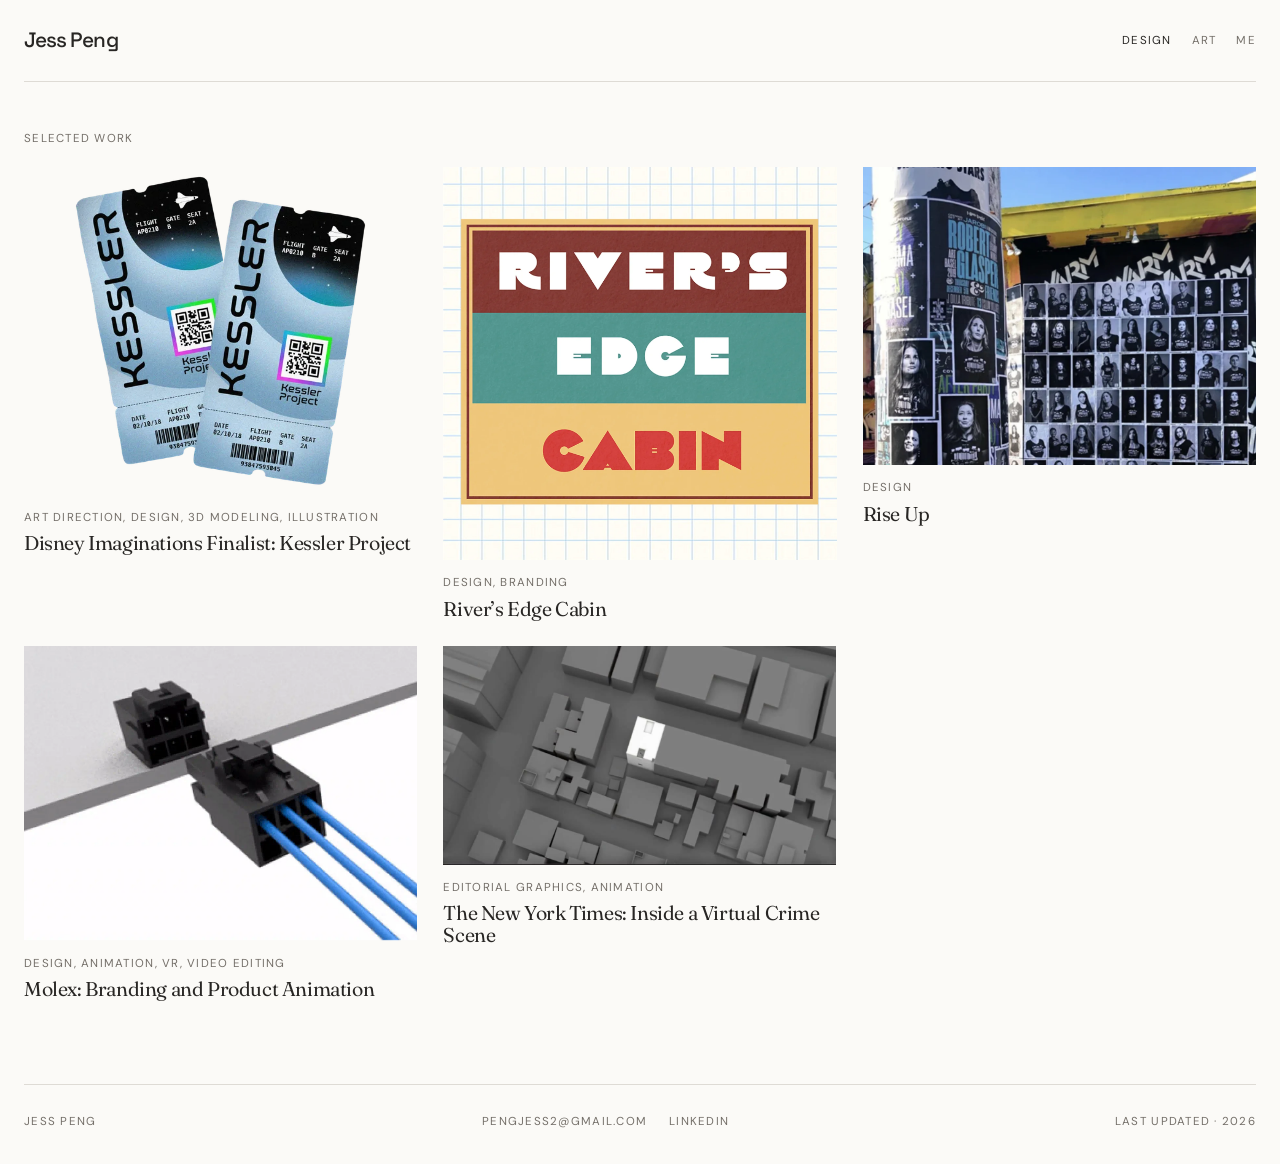
<file: index.html>
<!doctype html>
<html lang="en">
  <head>
    <meta charset="UTF-8" />
    <meta name="viewport" content="width=device-width, initial-scale=1" />
    <meta name="description" content="Selected design and editorial work by Jess Peng." />
    <meta name="theme-color" content="#fbfaf7" />
    <title>Jess Peng — Selected Work</title>
    <link rel="preconnect" href="https://fonts.googleapis.com" />
    <link rel="preconnect" href="https://fonts.gstatic.com" crossorigin />
    <link
      href="https://fonts.googleapis.com/css2?family=DM+Sans:wght@400;500&amp;family=Fraunces:opsz,wght@9..144,300..600&amp;family=Space+Grotesk:wght@400;500&amp;display=swap"
      rel="stylesheet"
    />
    <link rel="stylesheet" href="styles.css?v=8" />
    <script src="script.js?v=14" defer></script>
  </head>
  <body>
    <header class="site-header shell">
      <a class="wordmark" href="/" aria-label="Jess Peng, home">Jess Peng</a>
      <nav class="site-nav" aria-label="Primary navigation">
        <a href="/" aria-current="page">Design</a>
        <a href="art/">Art</a>
        <a href="about/">Me</a>
      </nav>
    </header>

    <main class="shell">
      <div class="page-intro">
        <p class="eyebrow">Selected work</p>
      </div>

      <section class="project-grid" aria-label="Selected design projects">
        <a
          class="project-card project-card-link kessler-card"
          href="projects/kessler/"
          aria-label="Disney Imaginations Finalist: Kessler Project"
        >
          <div class="project-visual" aria-hidden="true">
            <img class="project-image" src="assets/kessler/tickets.webp" alt="" />
          </div>

          <div class="project-copy">
            <p class="project-type">Art direction, design, 3D modeling, illustration</p>
            <h2>Disney Imaginations Finalist: Kessler Project</h2>
          </div>
        </a>

        <a
          class="project-card project-card-link rivers-edge-card"
          href="projects/rivers-edge/"
          aria-label="River’s Edge Cabin"
        >
          <div class="project-visual" aria-hidden="true">
            <img
              class="project-image"
              src="assets/rivers-edge/logo-animation.webp"
              alt=""
            />
          </div>

          <div class="project-copy">
            <p class="project-type">Design, branding</p>
            <h2>River’s Edge Cabin</h2>
          </div>
        </a>

        <a
          class="project-card project-card-link rise-up-card"
          href="projects/rise-up/"
          aria-label="Rise Up"
        >
          <div class="project-visual" aria-hidden="true">
            <img class="project-image" src="assets/rise-up/thumbnail.webp" alt="" />
          </div>

          <div class="project-copy">
            <p class="project-type">Design</p>
            <h2>Rise Up</h2>
          </div>
        </a>

        <a
          class="project-card project-card-link molex-card"
          href="projects/molex/"
          aria-label="Molex: Branding and Product Animation"
        >
          <div class="project-visual" aria-hidden="true">
            <img class="project-image" src="assets/molex/fit-families.webp" alt="" />
          </div>

          <div class="project-copy">
            <p class="project-type">Design, animation, VR, video editing</p>
            <h2>Molex: Branding and Product Animation</h2>
          </div>
        </a>

        <a
          class="project-card project-card-link nyt-card"
          href="projects/syria/"
          aria-label="The New York Times: Inside a Virtual Crime Scene"
        >
          <div class="project-visual" aria-hidden="true">
            <video
              class="project-image"
              autoplay
              muted
              loop
              playsinline
              preload="metadata"
              poster="assets/nyt-syria/map-poster.jpg"
            >
              <source src="assets/nyt-syria/map.mp4" type="video/mp4" />
            </video>
          </div>

          <div class="project-copy">
            <p class="project-type">Editorial graphics, animation</p>
            <h2>The New York Times: Inside a Virtual Crime Scene</h2>
          </div>
        </a>
      </section>
    </main>

    <footer class="site-footer shell">
      <p>Jess Peng</p>
      <nav aria-label="Contact links">
        <a href="mailto:pengjess2@gmail.com">pengjess2@gmail.com</a>
        <a href="https://www.linkedin.com/in/jess-peng" target="_blank" rel="noopener noreferrer">LinkedIn</a>
      </nav>
      <p class="updated">Last updated · <span id="last-updated">2026</span></p>
    </footer>
  </body>
</html>
</file>
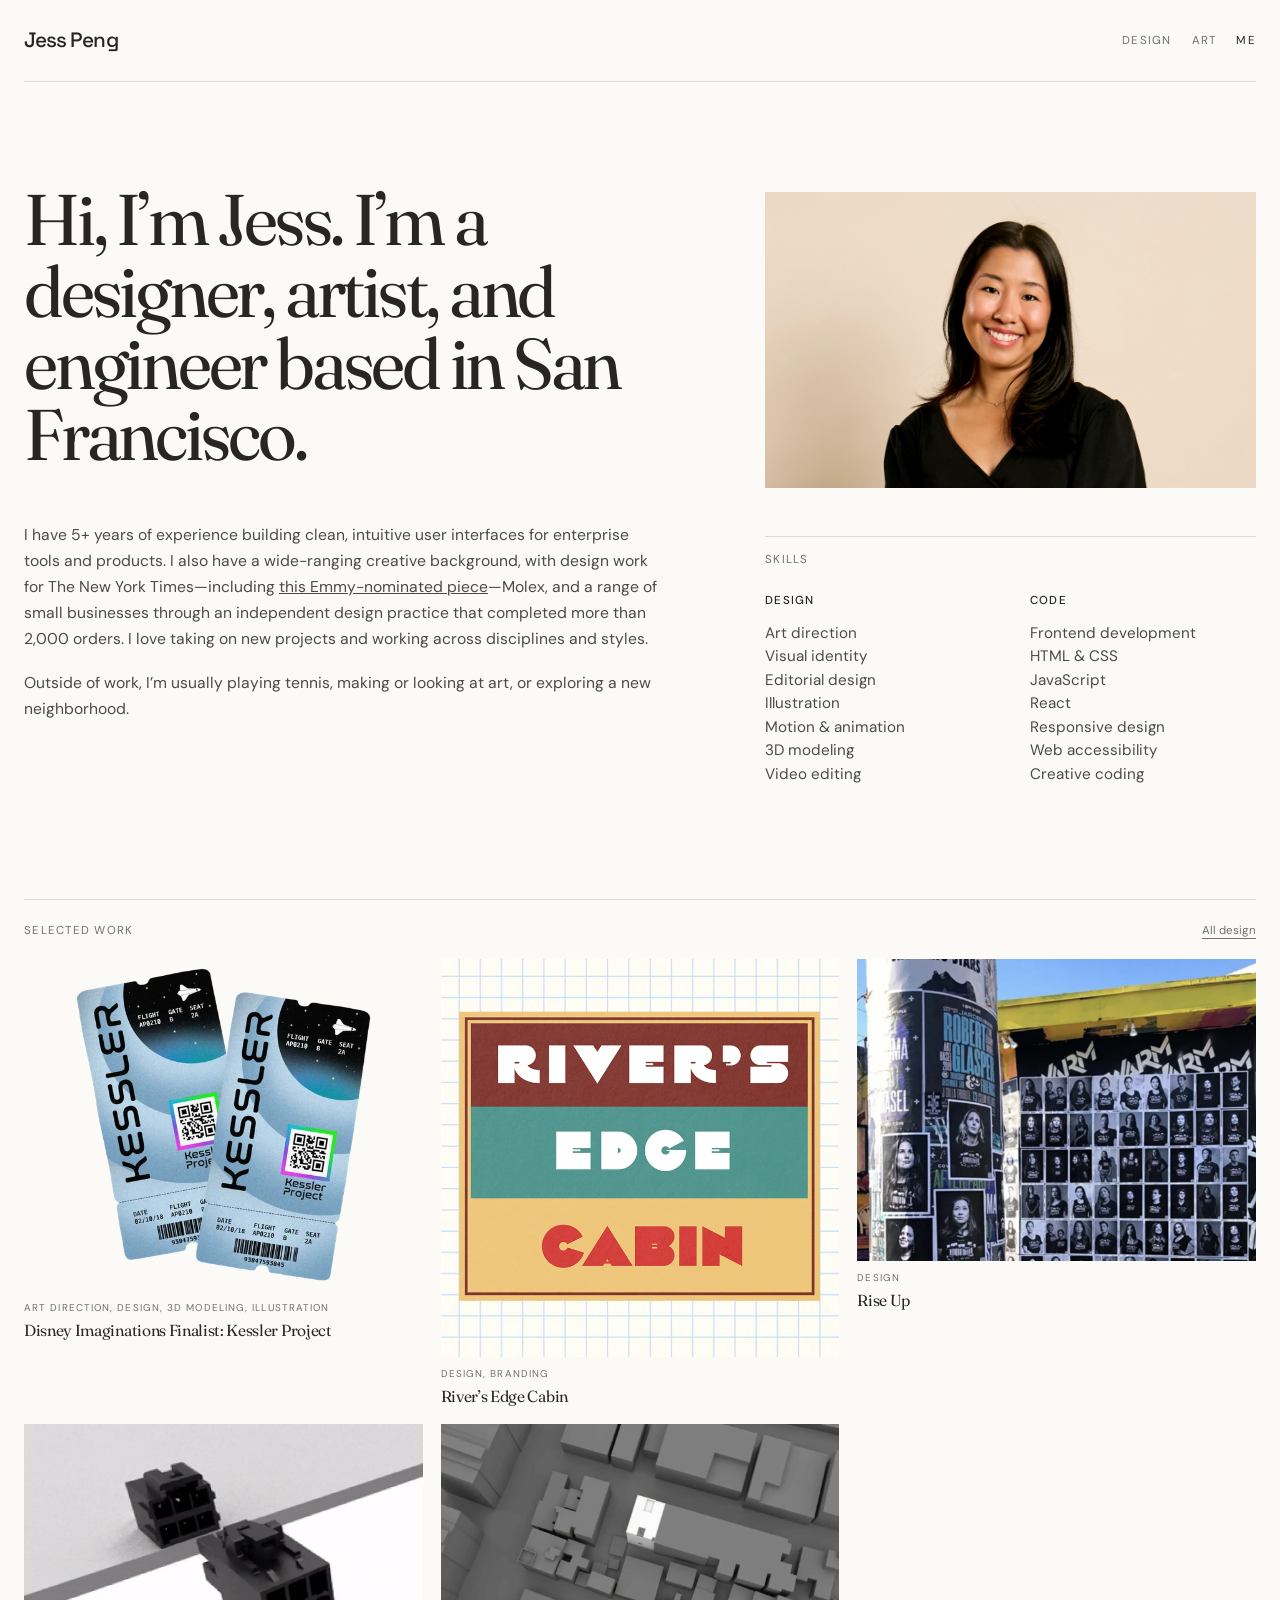
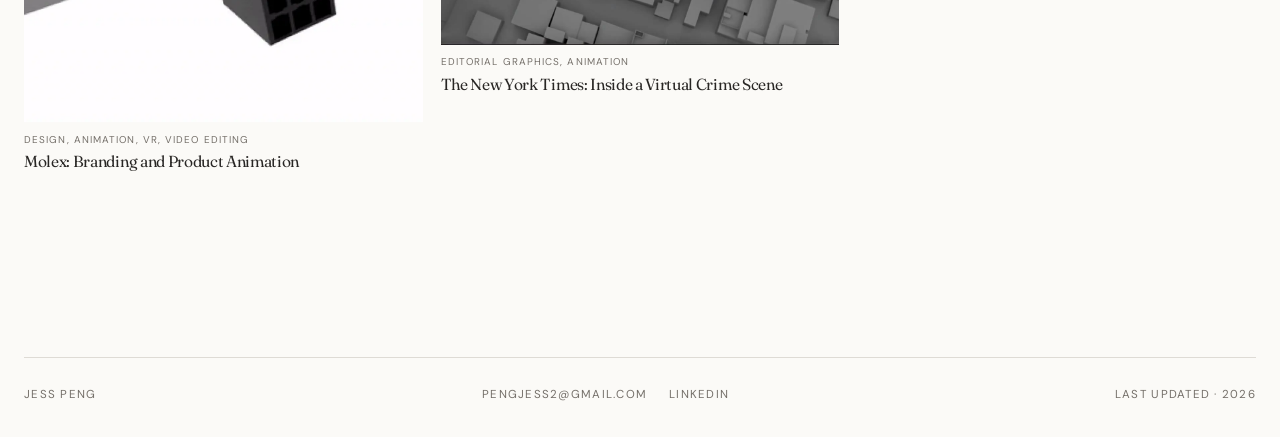
<file: about/index.html>
<!doctype html>
<html lang="en">
  <head>
    <meta charset="UTF-8" />
    <meta name="viewport" content="width=device-width, initial-scale=1" />
    <meta name="description" content="A little more context on Jess Peng’s multidisciplinary design practice." />
    <meta name="theme-color" content="#fbfaf7" />
    <title>Info — Jess Peng</title>
    <link rel="preconnect" href="https://fonts.googleapis.com" />
    <link rel="preconnect" href="https://fonts.gstatic.com" crossorigin />
    <link
      href="https://fonts.googleapis.com/css2?family=DM+Sans:wght@400;500&amp;family=Fraunces:opsz,wght@9..144,300..600&amp;family=Space+Grotesk:wght@400;500&amp;display=swap"
      rel="stylesheet"
    />
    <link rel="stylesheet" href="../styles.css?v=8" />
    <script src="../script.js?v=14" defer></script>
  </head>
  <body class="about-page">
    <header class="site-header shell">
      <a class="wordmark" href="../" aria-label="Jess Peng, home">Jess Peng</a>
      <nav class="site-nav" aria-label="Primary navigation">
        <a href="../">Design</a>
        <a href="../art/">Art</a>
        <a href="./" aria-current="page">Me</a>
      </nav>
    </header>

    <main class="about-main shell">
      <section class="about-hero">
        <div class="about-copy">
          <h1>Hi, I’m Jess. I’m a designer, artist, and engineer based in San Francisco.</h1>
          <div class="about-bio">
            <p>I have 5+ years of experience building clean, intuitive user interfaces for enterprise tools and products. I also have a wide-ranging creative background, with design work for The New York Times—including <a href="https://www.nytimes.com/interactive/2018/06/24/world/middleeast/douma-syria-chemical-attack-augmented-reality-ar-ul.html" target="_blank" rel="noopener noreferrer">this Emmy-nominated piece</a>—Molex, and a range of small businesses through an independent design practice that completed more than 2,000 orders. I love taking on new projects and working across disciplines and styles.</p>
            <p>Outside of work, I’m usually playing tennis, making or looking at art, or exploring a new neighborhood.</p>
          </div>
        </div>

        <aside class="about-skills" aria-labelledby="skills-title">
          <figure class="about-portrait">
            <img src="../assets/about/jess-portrait.jpg" alt="Portrait of Jess Peng" />
          </figure>
          <p class="eyebrow" id="skills-title">Skills</p>
          <div class="about-skills-grid">
            <section class="about-skill-group">
              <h2>Design</h2>
              <ul>
                <li>Art direction</li>
                <li>Visual identity</li>
                <li>Editorial design</li>
                <li>Illustration</li>
                <li>Motion &amp; animation</li>
                <li>3D modeling</li>
                <li>Video editing</li>
              </ul>
            </section>
            <section class="about-skill-group">
              <h2>Code</h2>
              <ul>
                <li>Frontend development</li>
                <li>HTML &amp; CSS</li>
                <li>JavaScript</li>
                <li>React</li>
                <li>Responsive design</li>
                <li>Web accessibility</li>
                <li>Creative coding</li>
              </ul>
            </section>
          </div>
        </aside>
      </section>

      <section class="more-work" aria-labelledby="selected-work-title">
        <div class="more-work-header">
          <p class="eyebrow" id="selected-work-title">Selected work</p>
          <a class="more-work-all" href="../">All design</a>
        </div>
        <div class="project-grid project-grid-compact" data-project-grid data-base="../"></div>
      </section>
    </main>

    <footer class="site-footer shell">
      <p>Jess Peng</p>
      <nav aria-label="Contact links">
        <a href="mailto:pengjess2@gmail.com">pengjess2@gmail.com</a>
        <a href="https://www.linkedin.com/in/jess-peng" target="_blank" rel="noopener noreferrer">LinkedIn</a>
      </nav>
      <p class="updated">Last updated · <span id="last-updated">2026</span></p>
    </footer>
  </body>
</html>
</file>
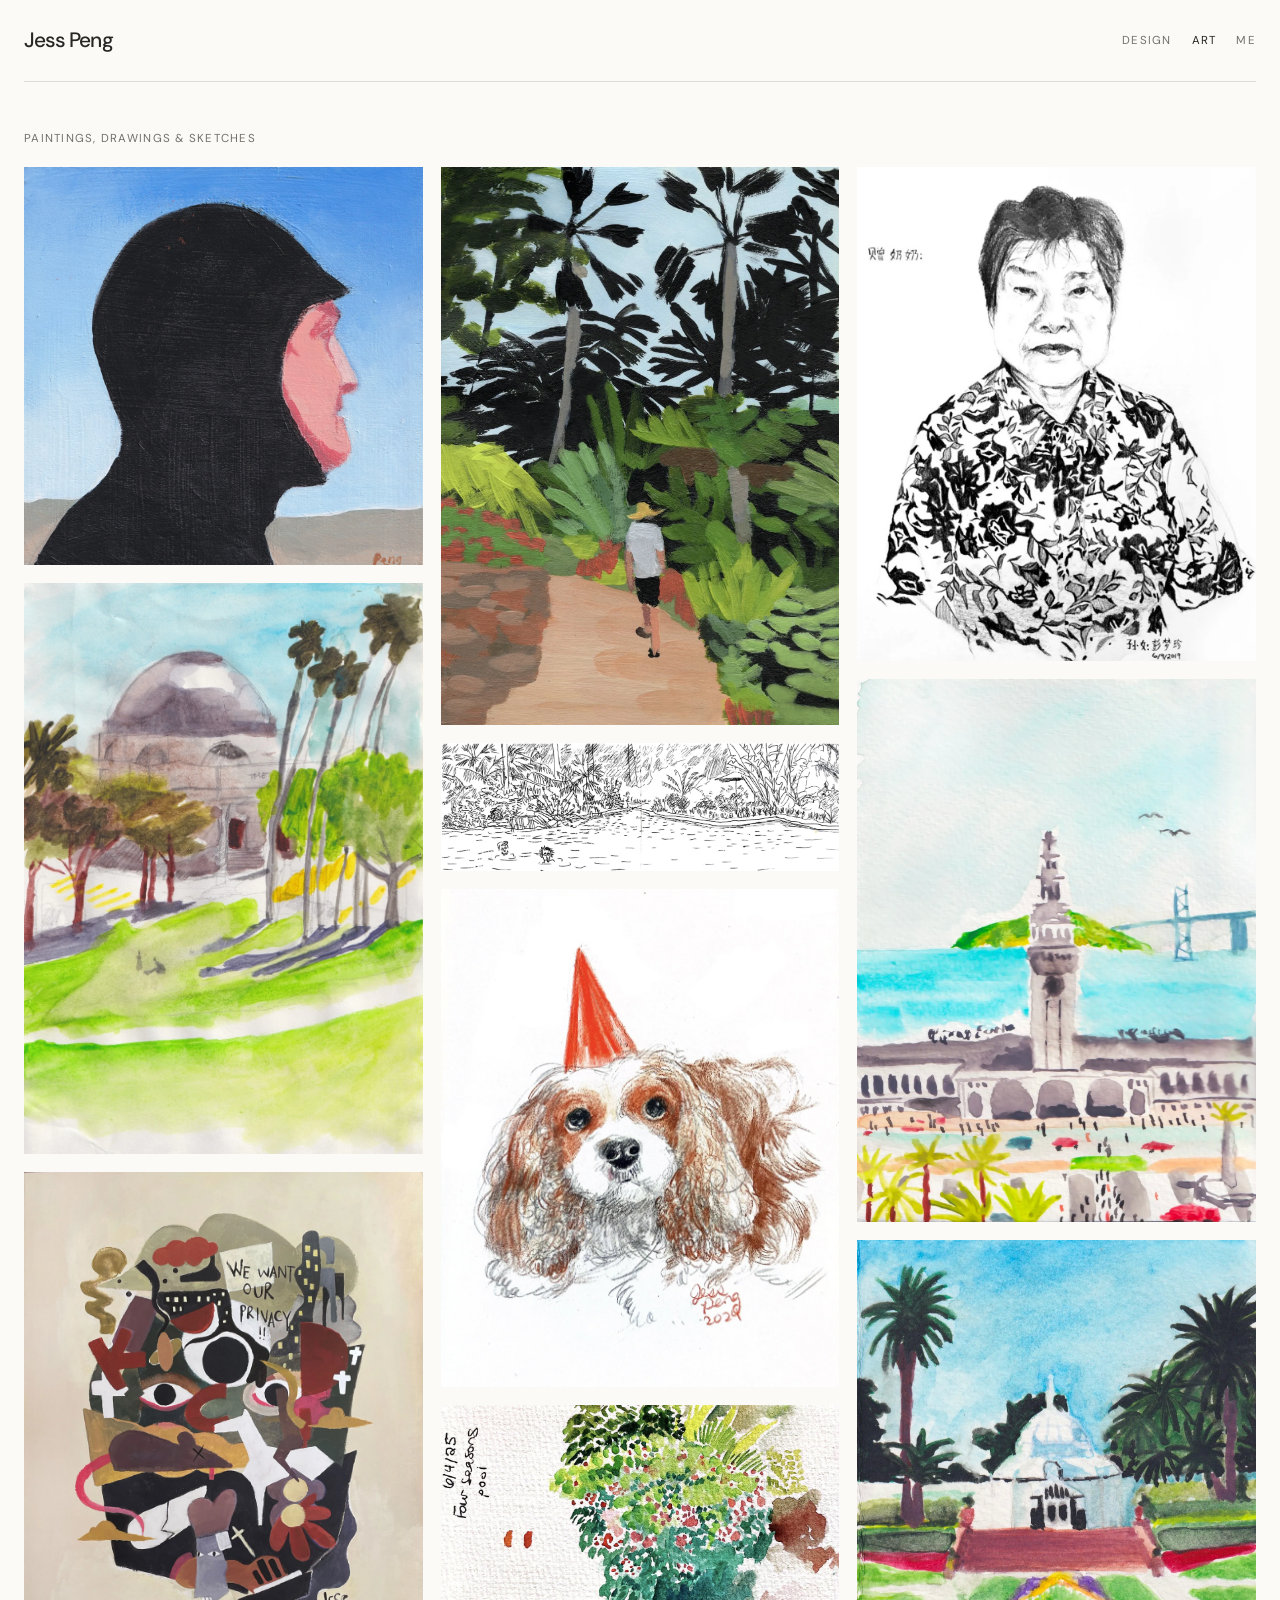
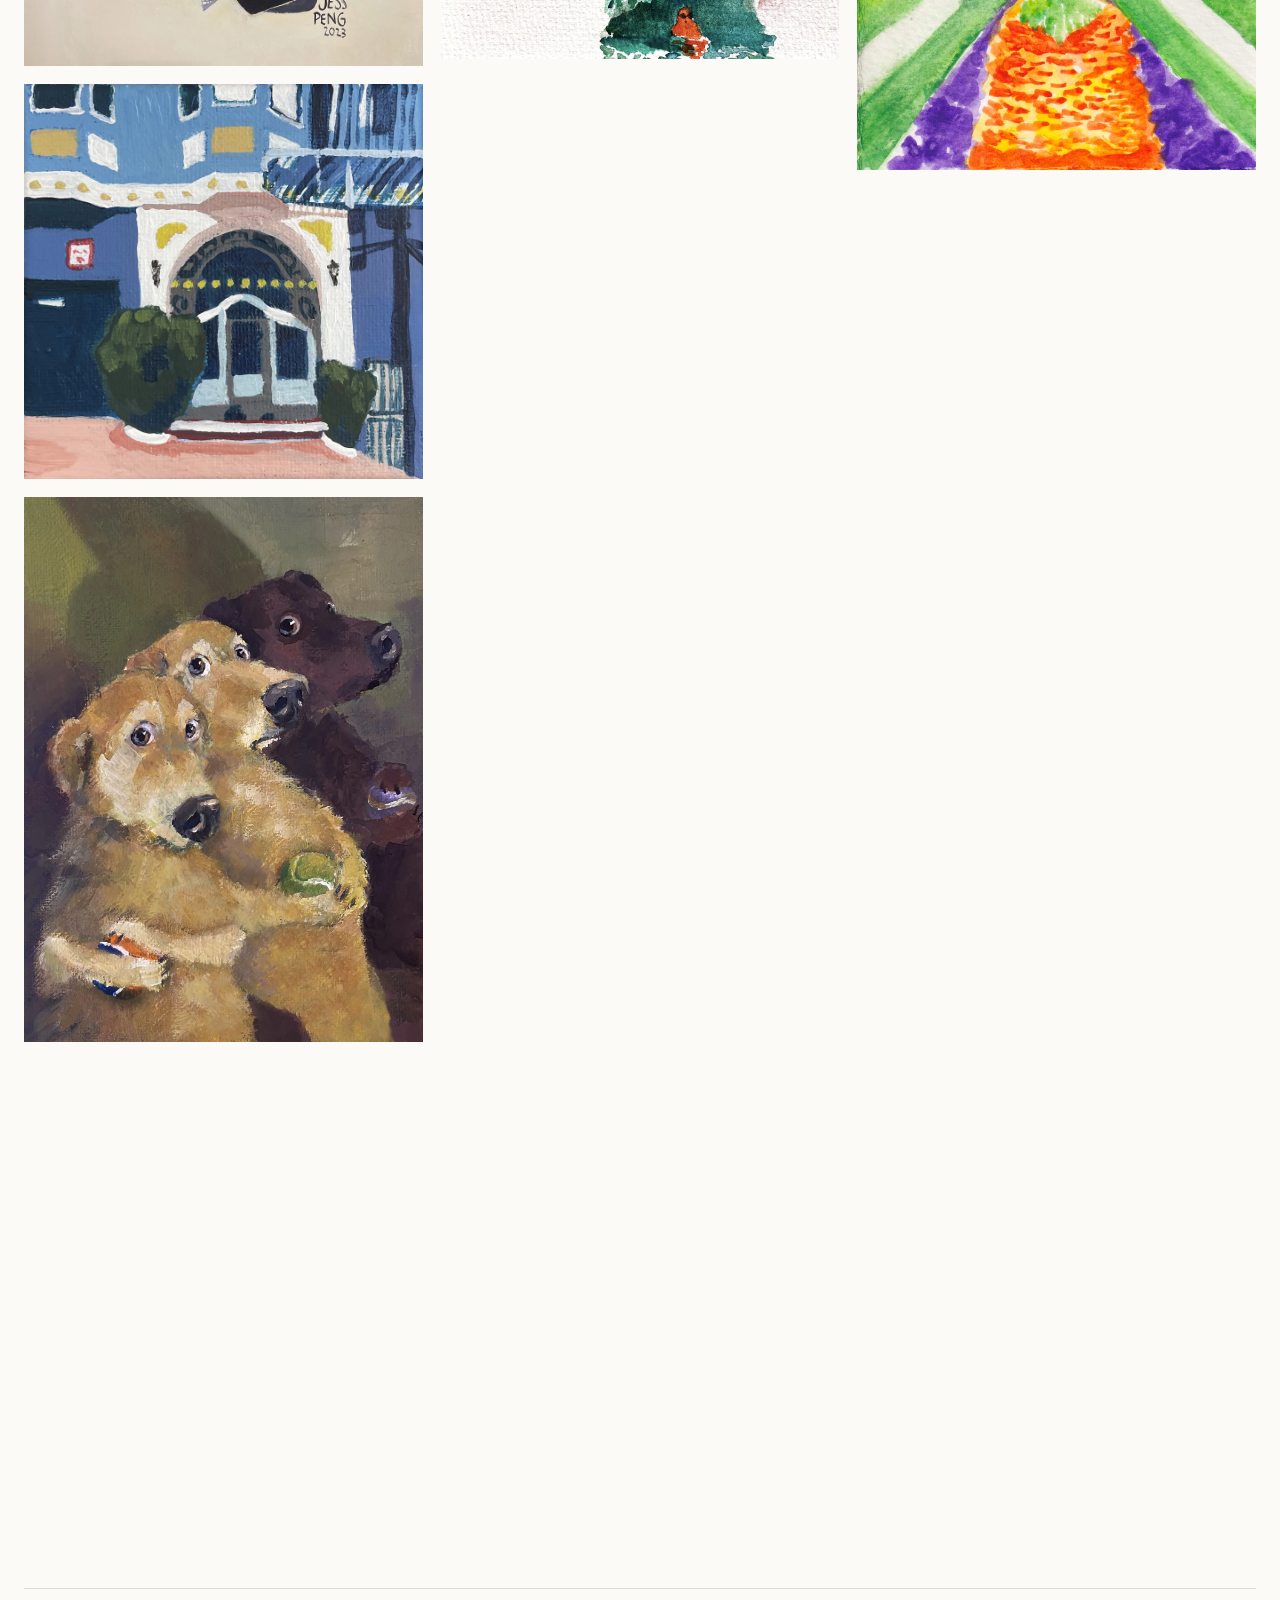
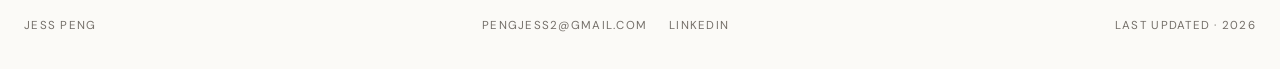
<file: art/index.html>
<!doctype html>
<html lang="en">
  <head>
    <meta charset="UTF-8" />
    <meta name="viewport" content="width=device-width, initial-scale=1.0" />
    <meta name="description" content="Paintings, drawings, and sketches by Jess Peng." />
    <title>Art — Jess Peng</title>
    <link rel="preconnect" href="https://fonts.googleapis.com" />
    <link rel="preconnect" href="https://fonts.gstatic.com" crossorigin />
    <link
      href="https://fonts.googleapis.com/css2?family=DM+Sans:wght@400;500&family=Instrument+Serif:ital@0;1&display=swap"
      rel="stylesheet"
    />
    <link rel="stylesheet" href="../styles.css?v=8" />
    <script src="../script.js?v=14" defer></script>
  </head>
  <body>
    <div class="shell">
      <header class="site-header">
        <a class="wordmark" href="../">Jess Peng</a>
        <nav class="site-nav" aria-label="Primary navigation">
          <a href="../">Design</a>
          <a href="./" aria-current="page">Art</a>
          <a href="../about/">Me</a>
        </nav>
      </header>

      <main class="art-main">
        <section class="page-intro" aria-labelledby="art-heading">
          <p class="eyebrow" id="art-heading">Paintings, drawings &amp; sketches</p>
        </section>

        <section class="art-grid" aria-label="Artwork gallery">
          <button class="art-item" type="button" data-art-src="../assets/art/profile-painting.webp" data-art-alt="Profile portrait painting against a blue background" aria-label="Expand profile portrait painting">
            <img src="../assets/art/profile-painting.webp" alt="Profile portrait painting against a blue background" width="2400" height="2393" decoding="async" />
          </button>
          <button class="art-item" type="button" data-art-src="../assets/art/observatory.webp" data-art-alt="Watercolor study of an observatory surrounded by palms" aria-label="Expand observatory watercolor">
            <img src="../assets/art/observatory.webp" alt="Watercolor study of an observatory surrounded by palms" width="1634" height="2343" decoding="async" />
          </button>
          <button class="art-item" type="button" data-art-src="../assets/art/privacy-collage.webp" data-art-alt="Abstract painting about privacy filled with eyes, figures, and city shapes" aria-label="Expand privacy collage painting">
            <img src="../assets/art/privacy-collage.webp" alt="Abstract painting about privacy filled with eyes, figures, and city shapes" width="1940" height="2400" decoding="async" />
          </button>
          <button class="art-item" type="button" data-art-src="../assets/art/blue-house.webp" data-art-alt="Blue-toned painting of a house entrance" aria-label="Expand blue house painting">
            <img src="../assets/art/blue-house.webp" alt="Blue-toned painting of a house entrance" width="1796" height="1780" loading="lazy" decoding="async" />
          </button>
          <button class="art-item" type="button" data-art-src="../assets/art/dogs-painting.webp" data-art-alt="Expressive painting of four dogs looking upward" aria-label="Expand four dogs painting">
            <img src="../assets/art/dogs-painting.webp" alt="Expressive painting of four dogs looking upward" width="1318" height="1802" loading="lazy" decoding="async" />
          </button>
          <button class="art-item" type="button" data-art-src="../assets/art/tropical-path.webp" data-art-alt="Painting of a person walking through a dense tropical garden" aria-label="Expand tropical path painting">
            <img src="../assets/art/tropical-path.webp" alt="Painting of a person walking through a dense tropical garden" width="1281" height="1793" loading="lazy" decoding="async" />
          </button>
          <button class="art-item" type="button" data-art-src="../assets/art/tropical-panorama-sketch.webp" data-art-alt="Panoramic black ink sketch of swimmers and tropical foliage" aria-label="Expand tropical panorama sketch">
            <img src="../assets/art/tropical-panorama-sketch.webp" alt="Panoramic black ink sketch of swimmers and tropical foliage" width="2400" height="767" loading="lazy" decoding="async" />
          </button>
          <button class="art-item" type="button" data-art-src="../assets/art/party-dog.webp" data-art-alt="Colored pencil portrait of a dog in a red party hat" aria-label="Expand party dog portrait">
            <img src="../assets/art/party-dog.webp" alt="Colored pencil portrait of a dog in a red party hat" width="1626" height="2033" loading="lazy" decoding="async" />
          </button>
          <button class="art-item" type="button" data-art-src="../assets/art/flower-study.webp" data-art-alt="Loose watercolor study of green foliage and red flowers" aria-label="Expand flower study">
            <img src="../assets/art/flower-study.webp" alt="Loose watercolor study of green foliage and red flowers" width="2400" height="1528" loading="lazy" decoding="async" />
          </button>
          <button class="art-item" type="button" data-art-src="../assets/art/nyc-street.webp" data-art-alt="Color pencil sketch of 13th Street and Second Avenue in New York" aria-label="Expand New York street sketch">
            <img src="../assets/art/nyc-street.webp" alt="Color pencil sketch of 13th Street and Second Avenue in New York" width="1580" height="1582" loading="lazy" decoding="async" />
          </button>
          <button class="art-item" type="button" data-art-src="../assets/art/princeton-chapel.webp" data-art-alt="Watercolor painting of Princeton Chapel in autumn" aria-label="Expand Princeton Chapel watercolor">
            <img src="../assets/art/princeton-chapel.webp" alt="Watercolor painting of Princeton Chapel in autumn" width="2340" height="1759" loading="lazy" decoding="async" />
          </button>
          <button class="art-item" type="button" data-art-src="../assets/art/tropical-coast-sketch.webp" data-art-alt="Panoramic watercolor sketch of palms beside the ocean" aria-label="Expand tropical coast sketch">
            <img src="../assets/art/tropical-coast-sketch.webp" alt="Panoramic watercolor sketch of palms beside the ocean" width="2400" height="717" loading="lazy" decoding="async" />
          </button>
          <button class="art-item" type="button" data-art-src="../assets/art/grandfather-portrait.webp" data-art-alt="Graphite portrait of the artist's grandfather" aria-label="Expand grandfather portrait">
            <img src="../assets/art/grandfather-portrait.webp" alt="Graphite portrait of the artist's grandfather" width="960" height="1184" loading="lazy" decoding="async" />
          </button>
          <button class="art-item" type="button" data-art-src="../assets/art/grandmother-portrait.webp" data-art-alt="Graphite portrait of the artist's grandmother" aria-label="Expand grandmother portrait">
            <img src="../assets/art/grandmother-portrait.webp" alt="Graphite portrait of the artist's grandmother" width="1000" height="1238" loading="lazy" decoding="async" />
          </button>
          <button class="art-item" type="button" data-art-src="../assets/art/ferry-building.webp" data-art-alt="Watercolor painting of the San Francisco Ferry Building" aria-label="Expand Ferry Building painting">
            <img src="../assets/art/ferry-building.webp" alt="Watercolor painting of the San Francisco Ferry Building" width="1300" height="1771" loading="lazy" decoding="async" />
          </button>
          <button class="art-item" type="button" data-art-src="../assets/art/conservatory-flowers.webp" data-art-alt="Colorful painting of the Conservatory of Flowers in San Francisco" aria-label="Expand Conservatory of Flowers painting">
            <img src="../assets/art/conservatory-flowers.webp" alt="Colorful painting of the Conservatory of Flowers in San Francisco" width="1329" height="1766" loading="lazy" decoding="async" />
          </button>
          <button class="art-item" type="button" data-art-src="../assets/art/hulopoe-sketch.webp" data-art-alt="Panoramic watercolor sketch of Hulopo'e Beach" aria-label="Expand Hulopo'e Beach sketch">
            <img src="../assets/art/hulopoe-sketch.webp" alt="Panoramic watercolor sketch of Hulopo'e Beach" width="2400" height="726" loading="lazy" decoding="async" />
          </button>
          <button class="art-item" type="button" data-art-src="../assets/art/museum-sketch.webp" data-art-alt="Museum study pairing a graphite sketch with an assemblage of instruments" aria-label="Expand museum sketch">
            <img src="../assets/art/museum-sketch.webp" alt="Museum study pairing a graphite sketch with an assemblage of instruments" width="2400" height="1854" loading="lazy" decoding="async" />
          </button>
          <button class="art-item" type="button" data-art-src="../assets/art/hulopoe-painting.webp" data-art-alt="Colorful painting of Hulopo'e Bay framed by tropical flowers" aria-label="Expand Hulopo'e Bay painting">
            <img src="../assets/art/hulopoe-painting.webp" alt="Colorful painting of Hulopo'e Bay framed by tropical flowers" width="2400" height="1708" loading="lazy" decoding="async" />
          </button>
        </section>
      </main>

      <footer class="site-footer">
        <p>Jess Peng</p>
        <nav aria-label="Contact links">
          <a href="mailto:pengjess2@gmail.com">pengjess2@gmail.com</a>
          <a href="https://www.linkedin.com/in/jess-peng" target="_blank" rel="noopener noreferrer">LinkedIn</a>
        </nav>
        <p class="updated">Last updated · <span id="last-updated">2026</span></p>
      </footer>
    </div>

    <dialog class="art-lightbox" data-art-lightbox aria-label="Expanded artwork">
      <button class="art-lightbox-close" type="button" data-art-lightbox-close aria-label="Close expanded artwork">Close</button>
      <div class="art-lightbox-stage">
        <img class="art-lightbox-image" data-art-lightbox-image alt="" />
      </div>
    </dialog>
  </body>
</html>
</file>
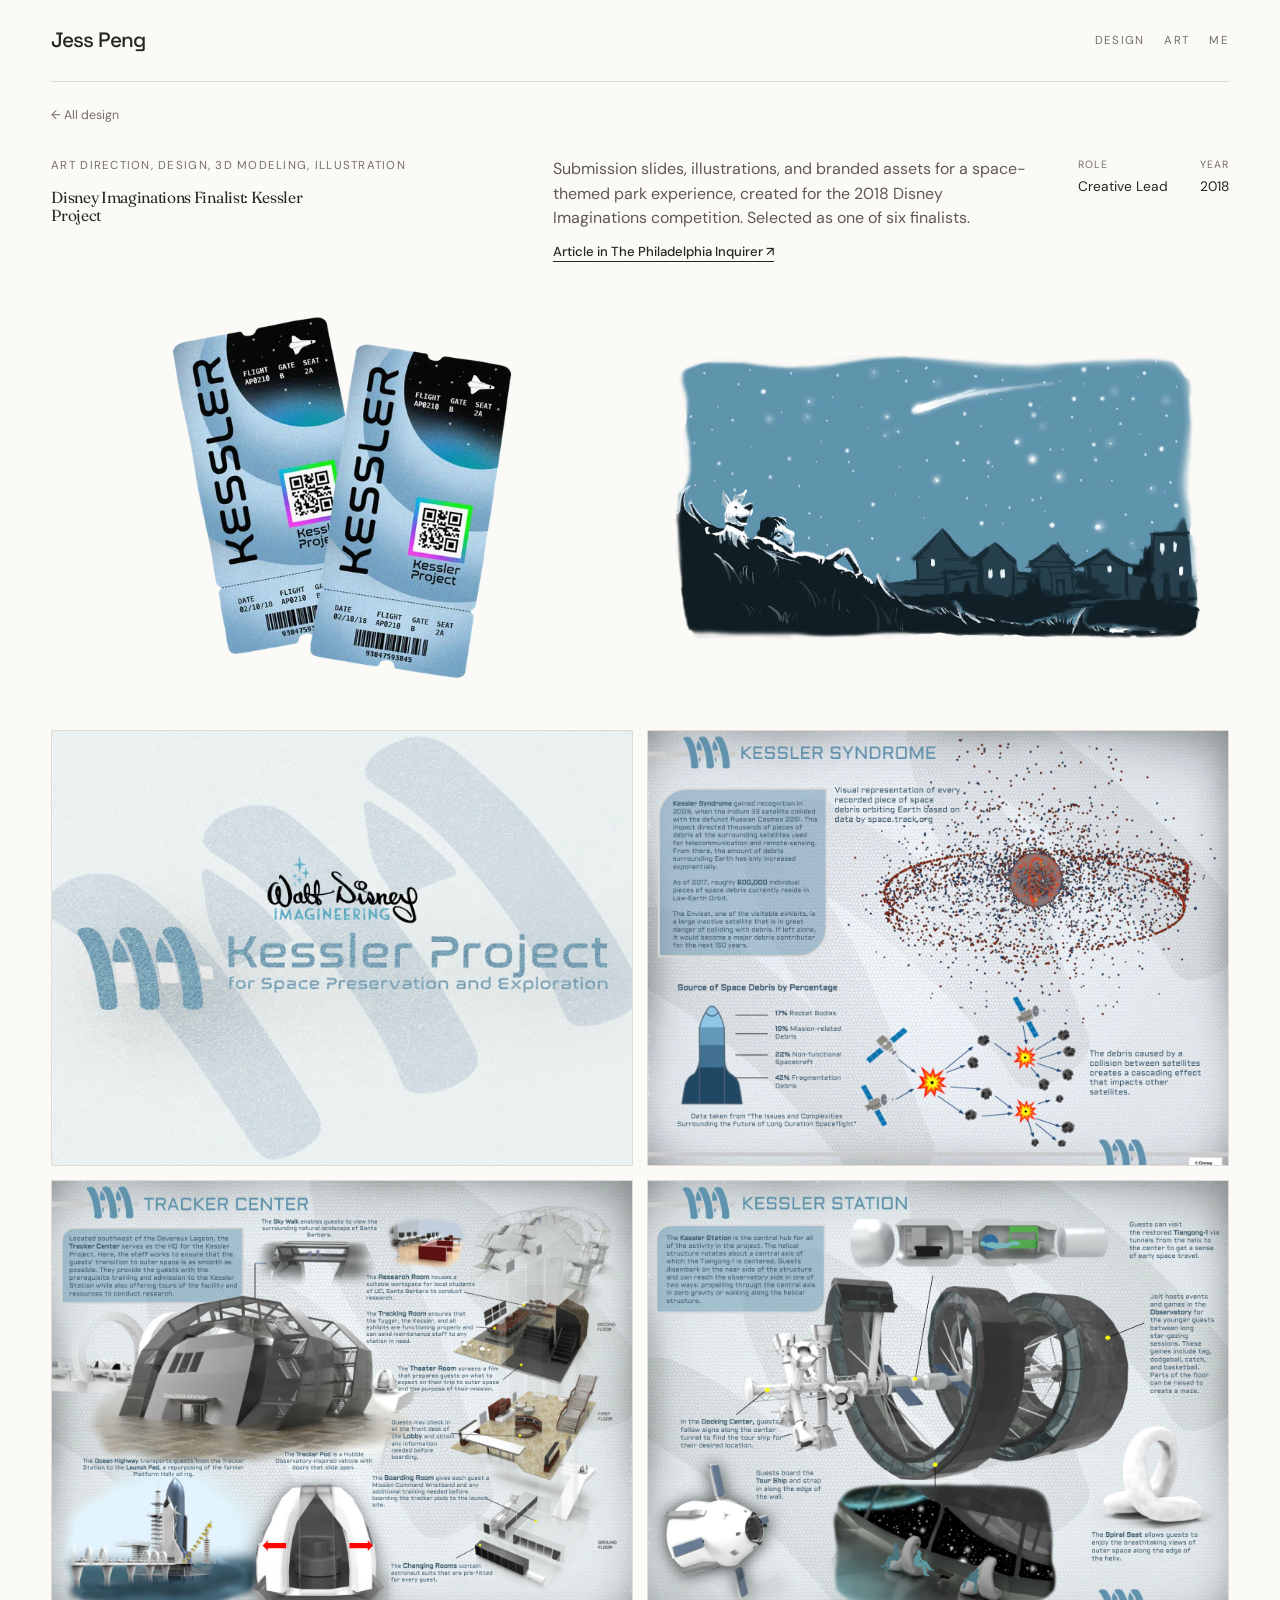
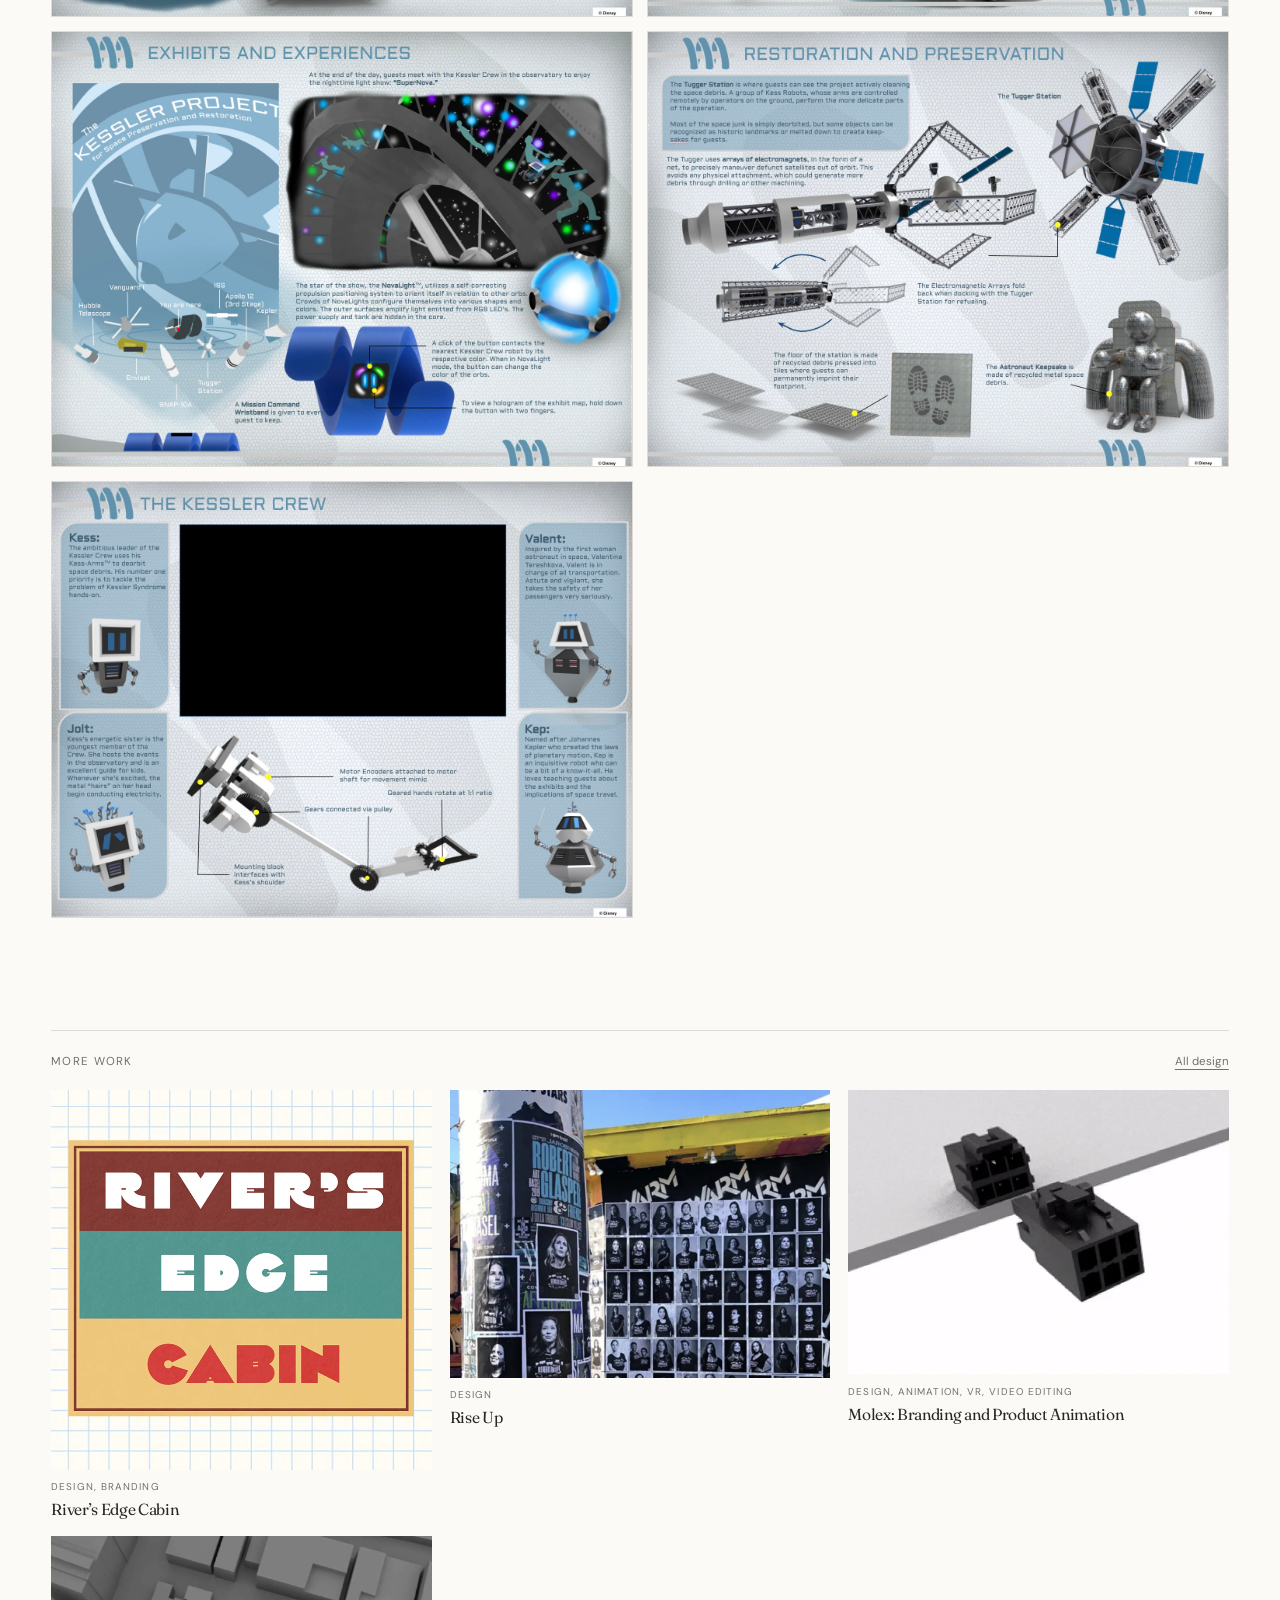
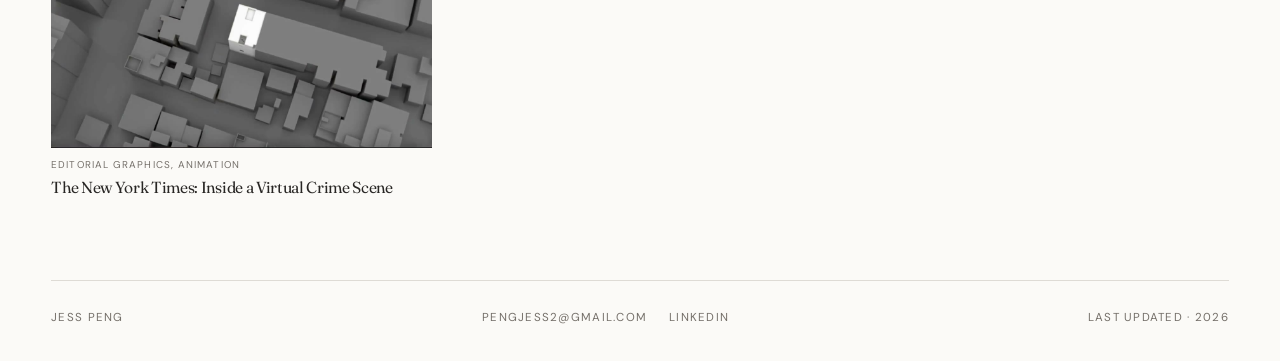
<file: projects/kessler/index.html>
<!doctype html>
<html lang="en">
  <head>
    <meta charset="UTF-8" />
    <meta name="viewport" content="width=device-width, initial-scale=1" />
    <meta name="description" content="A finalist proposal for a space-themed park experience created for the 2018 Disney Imaginations competition." />
    <meta name="theme-color" content="#fbfaf7" />
    <title>Disney Imaginations Finalist: Kessler Project — Jess Peng</title>
    <link rel="preconnect" href="https://fonts.googleapis.com" />
    <link rel="preconnect" href="https://fonts.gstatic.com" crossorigin />
    <link
      href="https://fonts.googleapis.com/css2?family=DM+Sans:wght@400;500&amp;family=Fraunces:opsz,wght@9..144,300..600&amp;family=Space+Grotesk:wght@400;500&amp;display=swap"
      rel="stylesheet"
    />
    <link rel="stylesheet" href="../../styles.css?v=8" />
    <script src="../../script.js?v=14" defer></script>
  </head>
  <body class="project-page">
    <header class="site-header shell">
      <a class="wordmark" href="../../" aria-label="Jess Peng, home">Jess Peng</a>
      <nav class="site-nav" aria-label="Primary navigation">
        <a href="../../">Design</a>
        <a href="../../art/">Art</a>
        <a href="../../about/">Me</a>
      </nav>
    </header>

    <main class="shell">
      <a class="back-link back-link-compact" href="../../">← All design</a>

      <section class="case-intro case-intro-compact">
        <div>
          <p class="eyebrow">Art direction, design, 3D modeling, illustration</p>
          <h1>Disney Imaginations Finalist: Kessler Project</h1>
        </div>
        <div class="case-details">
          <div class="case-summary-group">
            <p class="case-summary">
              Submission slides, illustrations, and branded assets for a space-themed park experience, created for the 2018 Disney Imaginations competition. Selected as one of six finalists.
            </p>
            <a
              class="external-link"
              href="https://www.inquirer.com/philly/education/disney-college-contest-yields-careers-as-imagineers-20180119.html"
              target="_blank"
              rel="noopener noreferrer"
            >Article in The Philadelphia Inquirer ↗</a>
          </div>
          <dl class="case-meta">
            <div><dt>Role</dt><dd>Creative Lead</dd></div>
            <div><dt>Year</dt><dd>2018</dd></div>
          </dl>
        </div>
      </section>

      <section class="case-gallery" aria-label="Kessler Project cover, submission slides, and illustrations">
        <figure class="case-media case-gallery-item case-gallery-ticket">
          <img
            src="../../assets/kessler/tickets.webp"
            alt="Two illustrated Kessler Project admission tickets"
          />
        </figure>
        <figure class="case-media case-gallery-item case-gallery-stars">
          <img
            src="../../assets/kessler/stars.webp"
            alt="Illustration of two people and a dog watching a shooting star"
          />
        </figure>
        <figure class="case-media case-gallery-item">
          <img
            src="../../assets/kessler/cover.jpg"
            alt="Walt Disney Imagineering Kessler Project cover artwork"
          />
        </figure>
        <figure class="case-media case-gallery-item">
          <img
            src="../../assets/kessler/kessler-syndrome.jpg"
            alt="Kessler Syndrome submission slide explaining the causes and cascading effects of orbital debris"
          />
        </figure>
        <figure class="case-media case-gallery-item">
          <img
            src="../../assets/kessler/tracker-center.jpg"
            alt="Tracker Center submission slide with architectural renderings and floor layouts"
          />
        </figure>
        <figure class="case-media case-gallery-item">
          <img
            src="../../assets/kessler/kessler-station.jpg"
            alt="Kessler Station submission slide showing a rotating space-station experience"
          />
        </figure>
        <figure class="case-media case-gallery-item">
          <img
            src="../../assets/kessler/exhibits-experiences.jpg"
            alt="Exhibits and Experiences submission slide with illustrations of interactive space exhibits"
          />
        </figure>
        <figure class="case-media case-gallery-item">
          <img
            src="../../assets/kessler/restoration-preservation.jpg"
            alt="Restoration and Preservation submission slide showing the Tugger Station and recycled space-debris keepsakes"
          />
        </figure>
        <figure class="case-media case-gallery-item">
          <img
            src="../../assets/kessler/kessler-crew.jpg"
            alt="The Kessler Crew submission slide introducing four robot characters and an articulated mechanical arm"
          />
        </figure>
      </section>

      <section class="more-work" aria-labelledby="more-work-title">
        <div class="more-work-header">
          <p class="eyebrow" id="more-work-title">More work</p>
          <a class="more-work-all" href="../../">All design</a>
        </div>
        <div class="project-grid project-grid-compact" data-project-grid data-current-project="kessler" data-base="../../"></div>
      </section>
    </main>

    <footer class="site-footer shell">
      <p>Jess Peng</p>
      <nav aria-label="Contact links">
        <a href="mailto:pengjess2@gmail.com">pengjess2@gmail.com</a>
        <a href="https://www.linkedin.com/in/jess-peng" target="_blank" rel="noopener noreferrer">LinkedIn</a>
      </nav>
      <p class="updated">Last updated · <span id="last-updated">2026</span></p>
    </footer>
  </body>
</html>
</file>
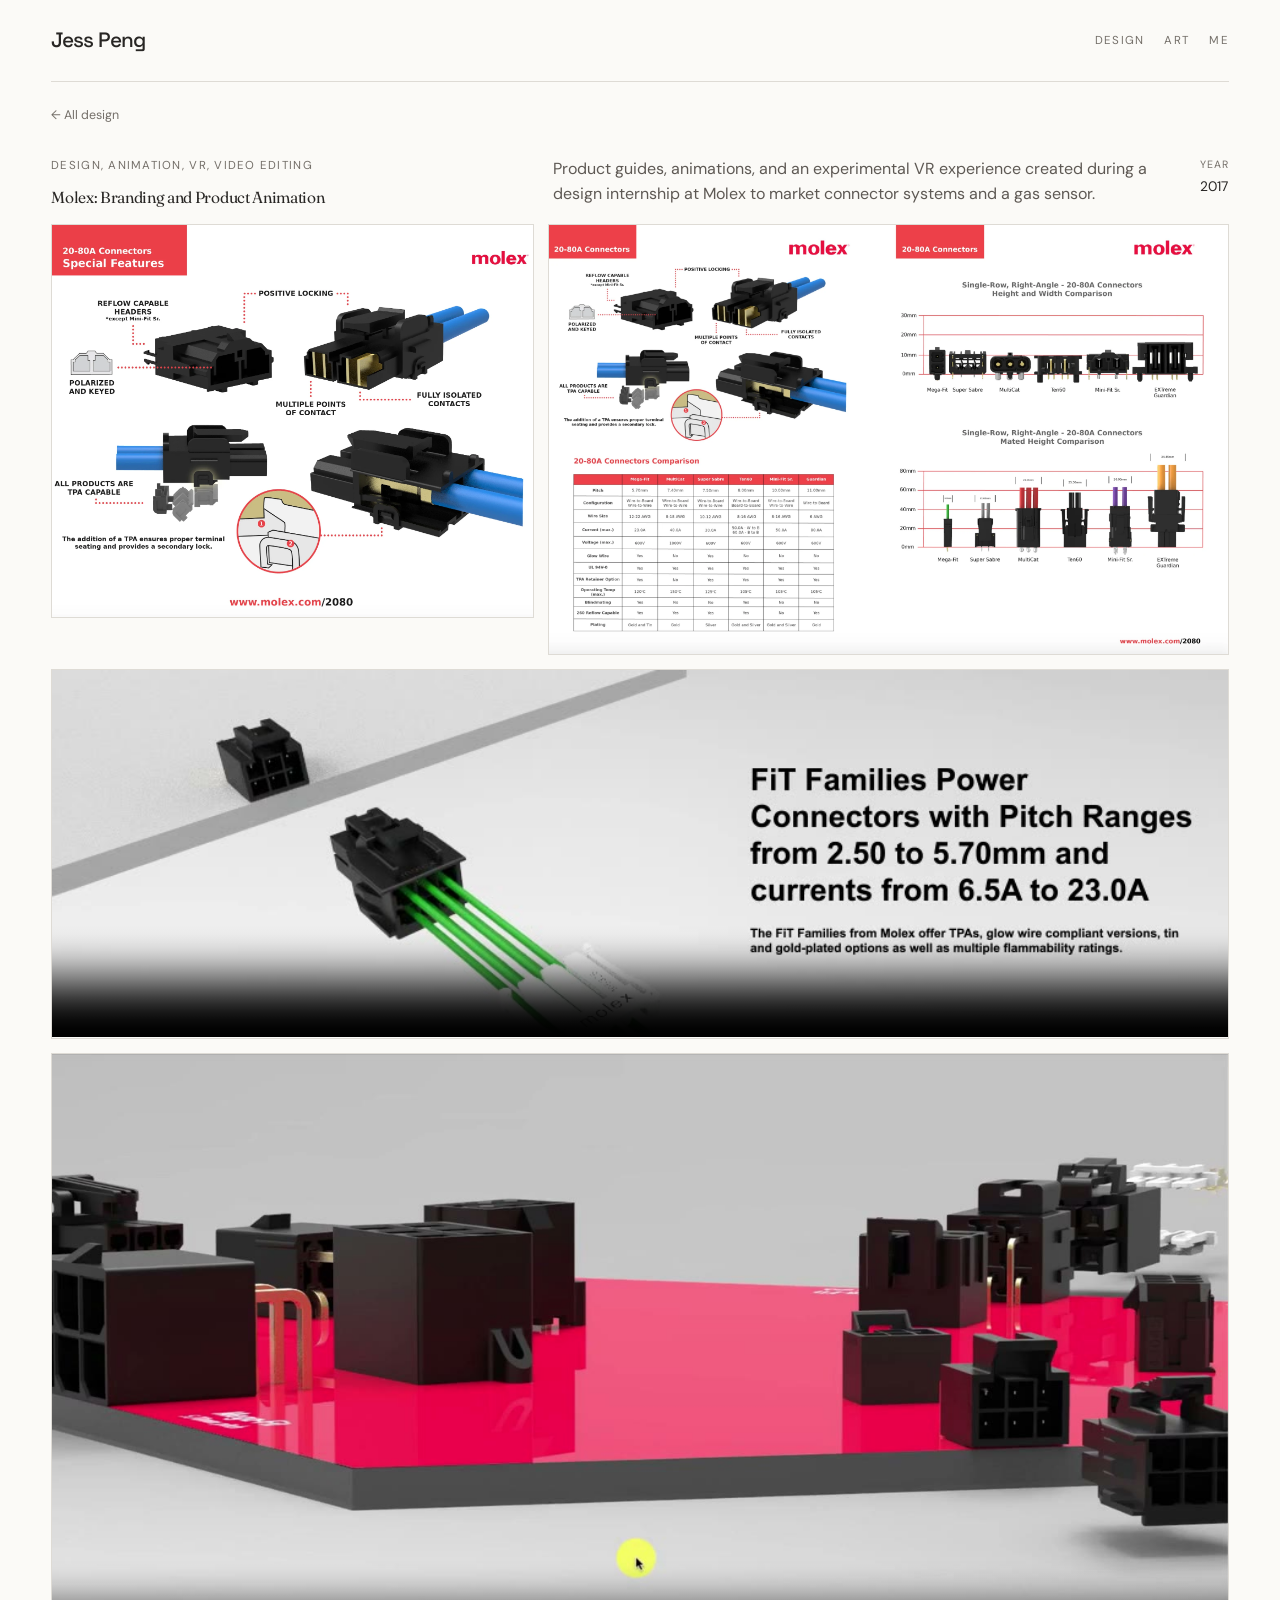
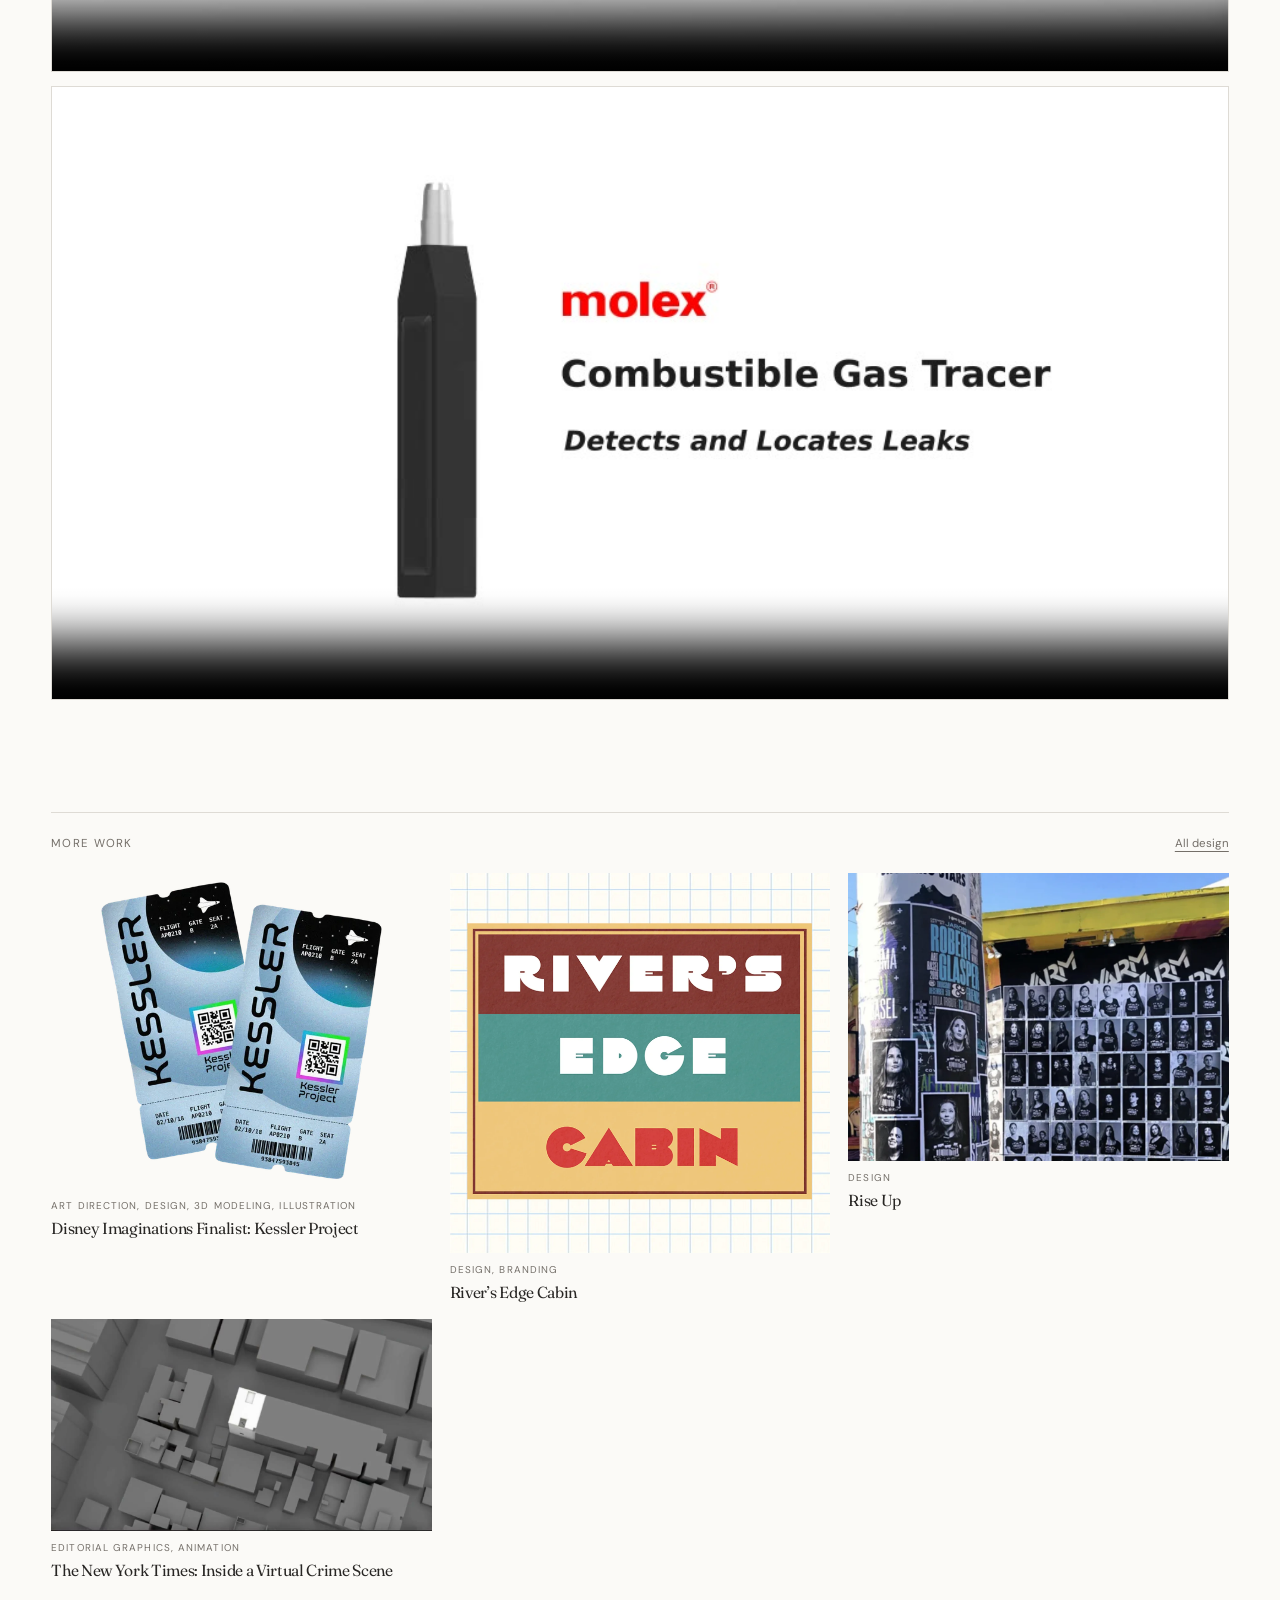
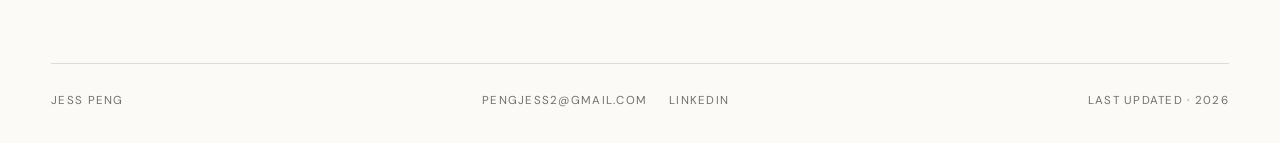
<file: projects/molex/index.html>
<!doctype html>
<html lang="en">
  <head>
    <meta charset="UTF-8" />
    <meta name="viewport" content="width=device-width, initial-scale=1" />
    <meta name="description" content="Product guides, animations, and an experimental VR experience created during a design internship at Molex." />
    <meta name="theme-color" content="#fbfaf7" />
    <title>Molex: Branding and Product Animation — Jess Peng</title>
    <link rel="preconnect" href="https://fonts.googleapis.com" />
    <link rel="preconnect" href="https://fonts.gstatic.com" crossorigin />
    <link
      href="https://fonts.googleapis.com/css2?family=DM+Sans:wght@400;500&amp;family=Fraunces:opsz,wght@9..144,300..600&amp;family=Space+Grotesk:wght@400;500&amp;display=swap"
      rel="stylesheet"
    />
    <link rel="stylesheet" href="../../styles.css?v=8" />
    <script src="../../script.js?v=14" defer></script>
  </head>
  <body class="project-page">
    <header class="site-header shell">
      <a class="wordmark" href="../../" aria-label="Jess Peng, home">Jess Peng</a>
      <nav class="site-nav" aria-label="Primary navigation">
        <a href="../../">Design</a>
        <a href="../../art/">Art</a>
        <a href="../../about/">Me</a>
      </nav>
    </header>

    <main class="shell">
      <a class="back-link back-link-compact" href="../../">← All design</a>

      <section class="case-intro case-intro-compact">
        <div>
          <p class="eyebrow">Design, animation, VR, video editing</p>
          <h1>Molex: Branding and Product Animation</h1>
        </div>
        <div class="case-details">
          <p class="case-summary">
            Product guides, animations, and an experimental VR experience created during a design internship at Molex to market connector systems and a gas sensor.
          </p>
          <dl class="case-meta">
            <div><dt>Year</dt><dd>2017</dd></div>
          </dl>
        </div>
      </section>

      <section class="case-gallery molex-gallery" aria-label="Molex guides, animations, and VR work">
        <figure class="case-media case-gallery-item molex-card">
          <img
            src="../../assets/molex/connector-card.webp"
            alt="Molex 20–80A connector special-features guide"
          />
        </figure>
        <figure class="case-media case-gallery-item molex-datasheet">
          <img
            src="../../assets/molex/connector-datasheet.webp"
            alt="Molex connector comparison and product data guide"
          />
        </figure>
        <figure class="case-media case-gallery-item molex-wide">
          <video
            class="project-video"
            autoplay
            muted
            loop
            playsinline
            controls
            preload="metadata"
            poster="../../assets/molex/fit-families-animation-poster.jpg"
          >
            <source src="../../assets/molex/fit-families-animation.mp4" type="video/mp4" />
          </video>
        </figure>
        <figure class="case-media case-gallery-item molex-wide">
          <video
            controls
            playsinline
            preload="metadata"
            poster="../../assets/molex/fit-family-vr-poster.jpg"
          >
            <source src="../../assets/molex/fit-family-vr.mp4" type="video/mp4" />
          </video>
        </figure>
        <figure class="case-media case-gallery-item molex-wide">
          <video
            controls
            playsinline
            preload="metadata"
            poster="../../assets/molex/combustible-gas-tracer-poster.jpg"
          >
            <source src="../../assets/molex/combustible-gas-tracer.mp4" type="video/mp4" />
          </video>
        </figure>
      </section>

      <section class="more-work" aria-labelledby="more-work-title">
        <div class="more-work-header">
          <p class="eyebrow" id="more-work-title">More work</p>
          <a class="more-work-all" href="../../">All design</a>
        </div>
        <div class="project-grid project-grid-compact" data-project-grid data-current-project="molex" data-base="../../"></div>
      </section>
    </main>

    <footer class="site-footer shell">
      <p>Jess Peng</p>
      <nav aria-label="Contact links">
        <a href="mailto:pengjess2@gmail.com">pengjess2@gmail.com</a>
        <a href="https://www.linkedin.com/in/jess-peng" target="_blank" rel="noopener noreferrer">LinkedIn</a>
      </nav>
      <p class="updated">Last updated · <span id="last-updated">2026</span></p>
    </footer>
  </body>
</html>
</file>
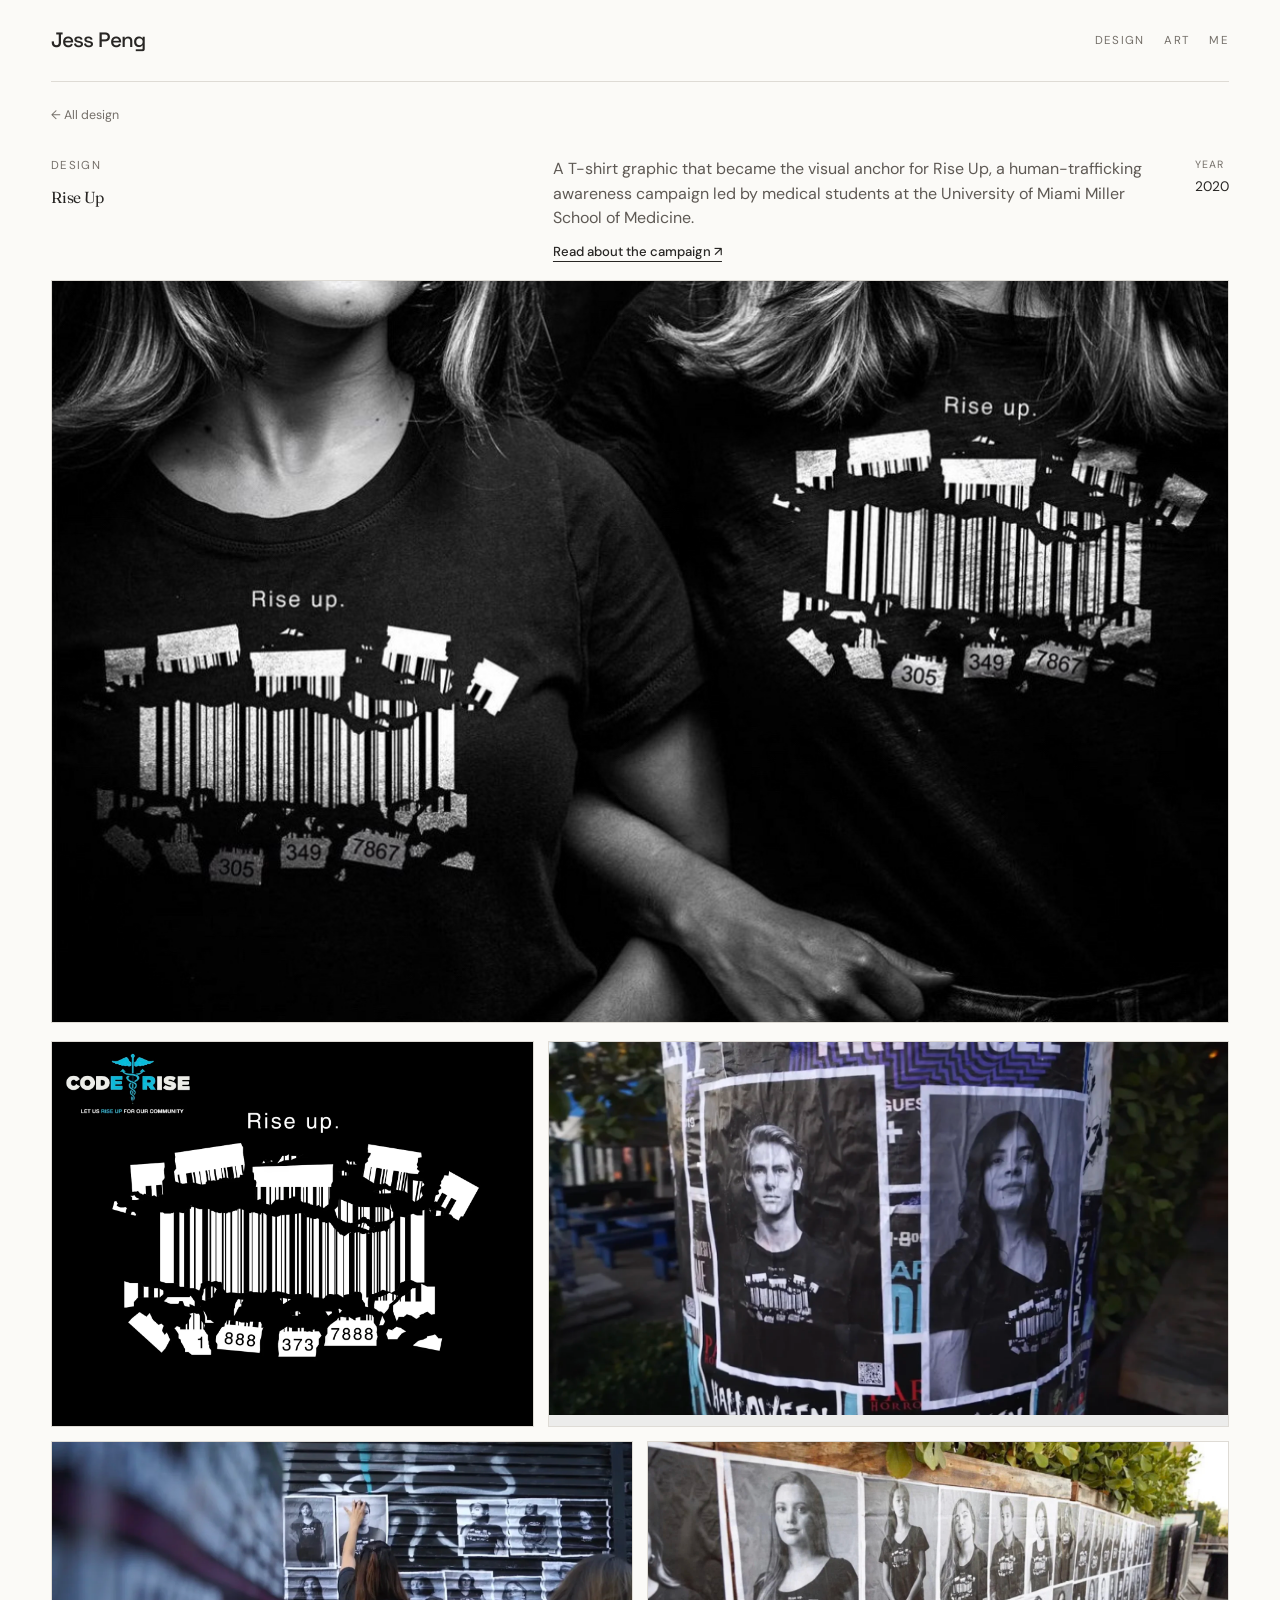
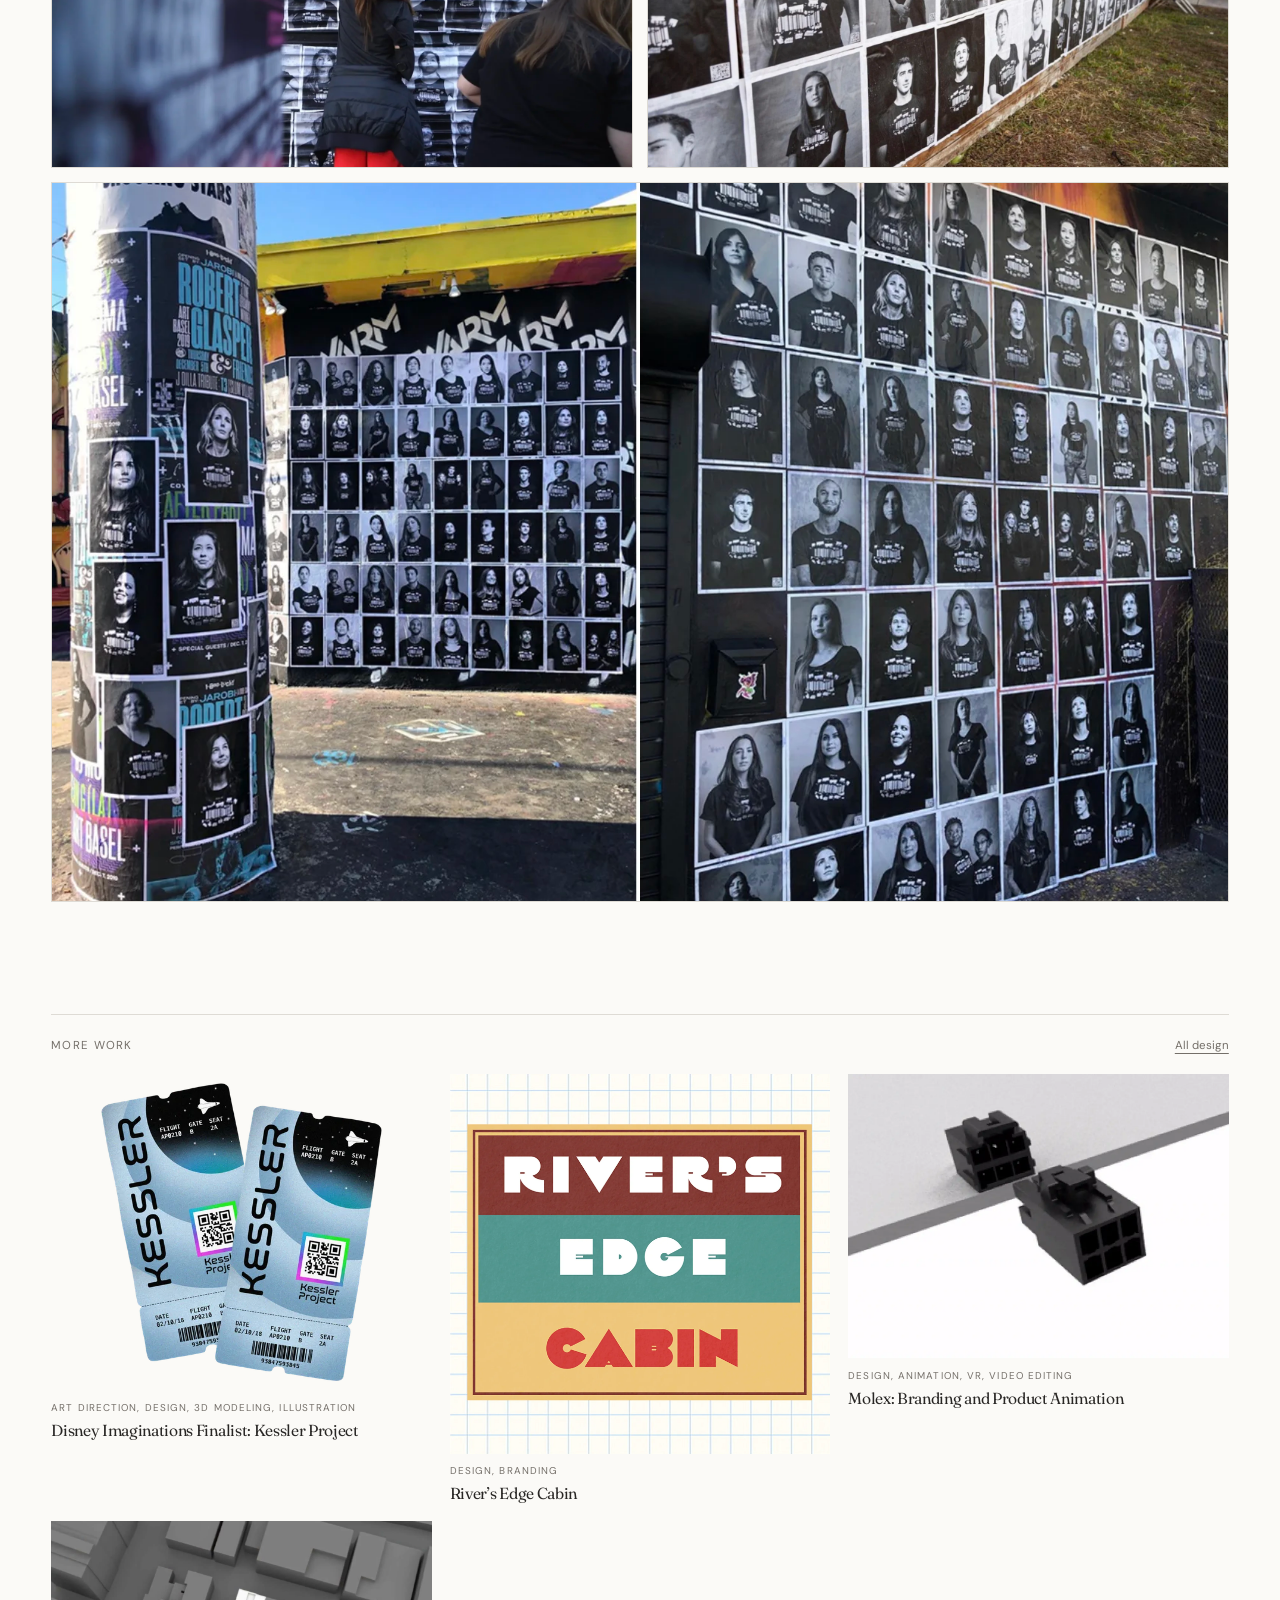
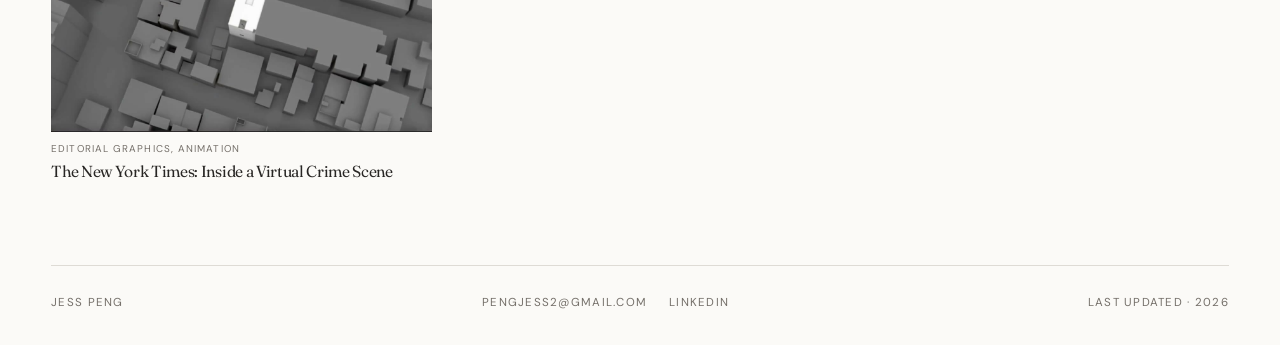
<file: projects/rise-up/index.html>
<!doctype html>
<html lang="en">
  <head>
    <meta charset="UTF-8" />
    <meta name="viewport" content="width=device-width, initial-scale=1" />
    <meta name="description" content="A T-shirt graphic for Rise Up, a human-trafficking awareness campaign led by University of Miami medical students." />
    <meta name="theme-color" content="#fbfaf7" />
    <title>Rise Up — Jess Peng</title>
    <link rel="preconnect" href="https://fonts.googleapis.com" />
    <link rel="preconnect" href="https://fonts.gstatic.com" crossorigin />
    <link
      href="https://fonts.googleapis.com/css2?family=DM+Sans:wght@400;500&amp;family=Fraunces:opsz,wght@9..144,300..600&amp;family=Space+Grotesk:wght@400;500&amp;display=swap"
      rel="stylesheet"
    />
    <link rel="stylesheet" href="../../styles.css?v=8" />
    <script src="../../script.js?v=14" defer></script>
  </head>
  <body class="project-page">
    <header class="site-header shell">
      <a class="wordmark" href="../../" aria-label="Jess Peng, home">Jess Peng</a>
      <nav class="site-nav" aria-label="Primary navigation">
        <a href="../../">Design</a>
        <a href="../../art/">Art</a>
        <a href="../../about/">Me</a>
      </nav>
    </header>

    <main class="shell">
      <a class="back-link back-link-compact" href="../../">← All design</a>

      <section class="case-intro case-intro-compact">
        <div>
          <p class="eyebrow">Design</p>
          <h1>Rise Up</h1>
        </div>
        <div class="case-details">
          <div class="case-summary-group">
            <p class="case-summary">
              A T-shirt graphic that became the visual anchor for Rise Up, a human-trafficking awareness campaign led by medical students at the University of Miami Miller School of Medicine.
            </p>
            <a
              class="external-link"
              href="https://news.miami.edu/stories/2020/01/temporary-tattoos-mark-target-human-trafficking.html"
              target="_blank"
              rel="noopener noreferrer"
            >Read about the campaign ↗</a>
          </div>
          <dl class="case-meta">
            <div><dt>Year</dt><dd>2020</dd></div>
          </dl>
        </div>
      </section>

      <figure class="case-hero">
        <img
          src="../../assets/rise-up/cover.jpg"
          alt="Two people wearing black Rise Up campaign T-shirts with a broken barcode graphic"
        />
      </figure>

      <section class="case-gallery rise-up-gallery" aria-label="Rise Up campaign design and street installation">
        <figure class="case-media case-gallery-item rise-up-art">
          <img
            src="../../assets/rise-up/design.webp"
            alt="Rise Up T-shirt graphic featuring a broken barcode and torn identification numbers"
            loading="lazy"
          />
        </figure>
        <figure class="case-media case-gallery-item rise-up-street">
          <img
            src="../../assets/rise-up/posters-pole.webp"
            alt="Rise Up portrait posters installed on a street pole"
            loading="lazy"
          />
        </figure>
        <figure class="case-media case-gallery-item rise-up-half">
          <img
            src="../../assets/rise-up/installing.webp"
            alt="Campaign participants installing Rise Up portrait posters on a wall"
            loading="lazy"
          />
        </figure>
        <figure class="case-media case-gallery-item rise-up-half">
          <img
            src="../../assets/rise-up/poster-wall.webp"
            alt="Rows of Rise Up campaign portraits displayed outdoors"
            loading="lazy"
          />
        </figure>
        <figure class="case-media case-gallery-item rise-up-wide">
          <img
            src="../../assets/rise-up/installation-wide.webp"
            alt="Large street installation of black-and-white Rise Up campaign portraits"
            loading="lazy"
          />
        </figure>
      </section>

      <section class="more-work" aria-labelledby="more-work-title">
        <div class="more-work-header">
          <p class="eyebrow" id="more-work-title">More work</p>
          <a class="more-work-all" href="../../">All design</a>
        </div>
        <div class="project-grid project-grid-compact" data-project-grid data-current-project="rise-up" data-base="../../"></div>
      </section>
    </main>

    <footer class="site-footer shell">
      <p>Jess Peng</p>
      <nav aria-label="Contact links">
        <a href="mailto:pengjess2@gmail.com">pengjess2@gmail.com</a>
        <a href="https://www.linkedin.com/in/jess-peng" target="_blank" rel="noopener noreferrer">LinkedIn</a>
      </nav>
      <p class="updated">Last updated · <span id="last-updated">2026</span></p>
    </footer>
  </body>
</html>
</file>
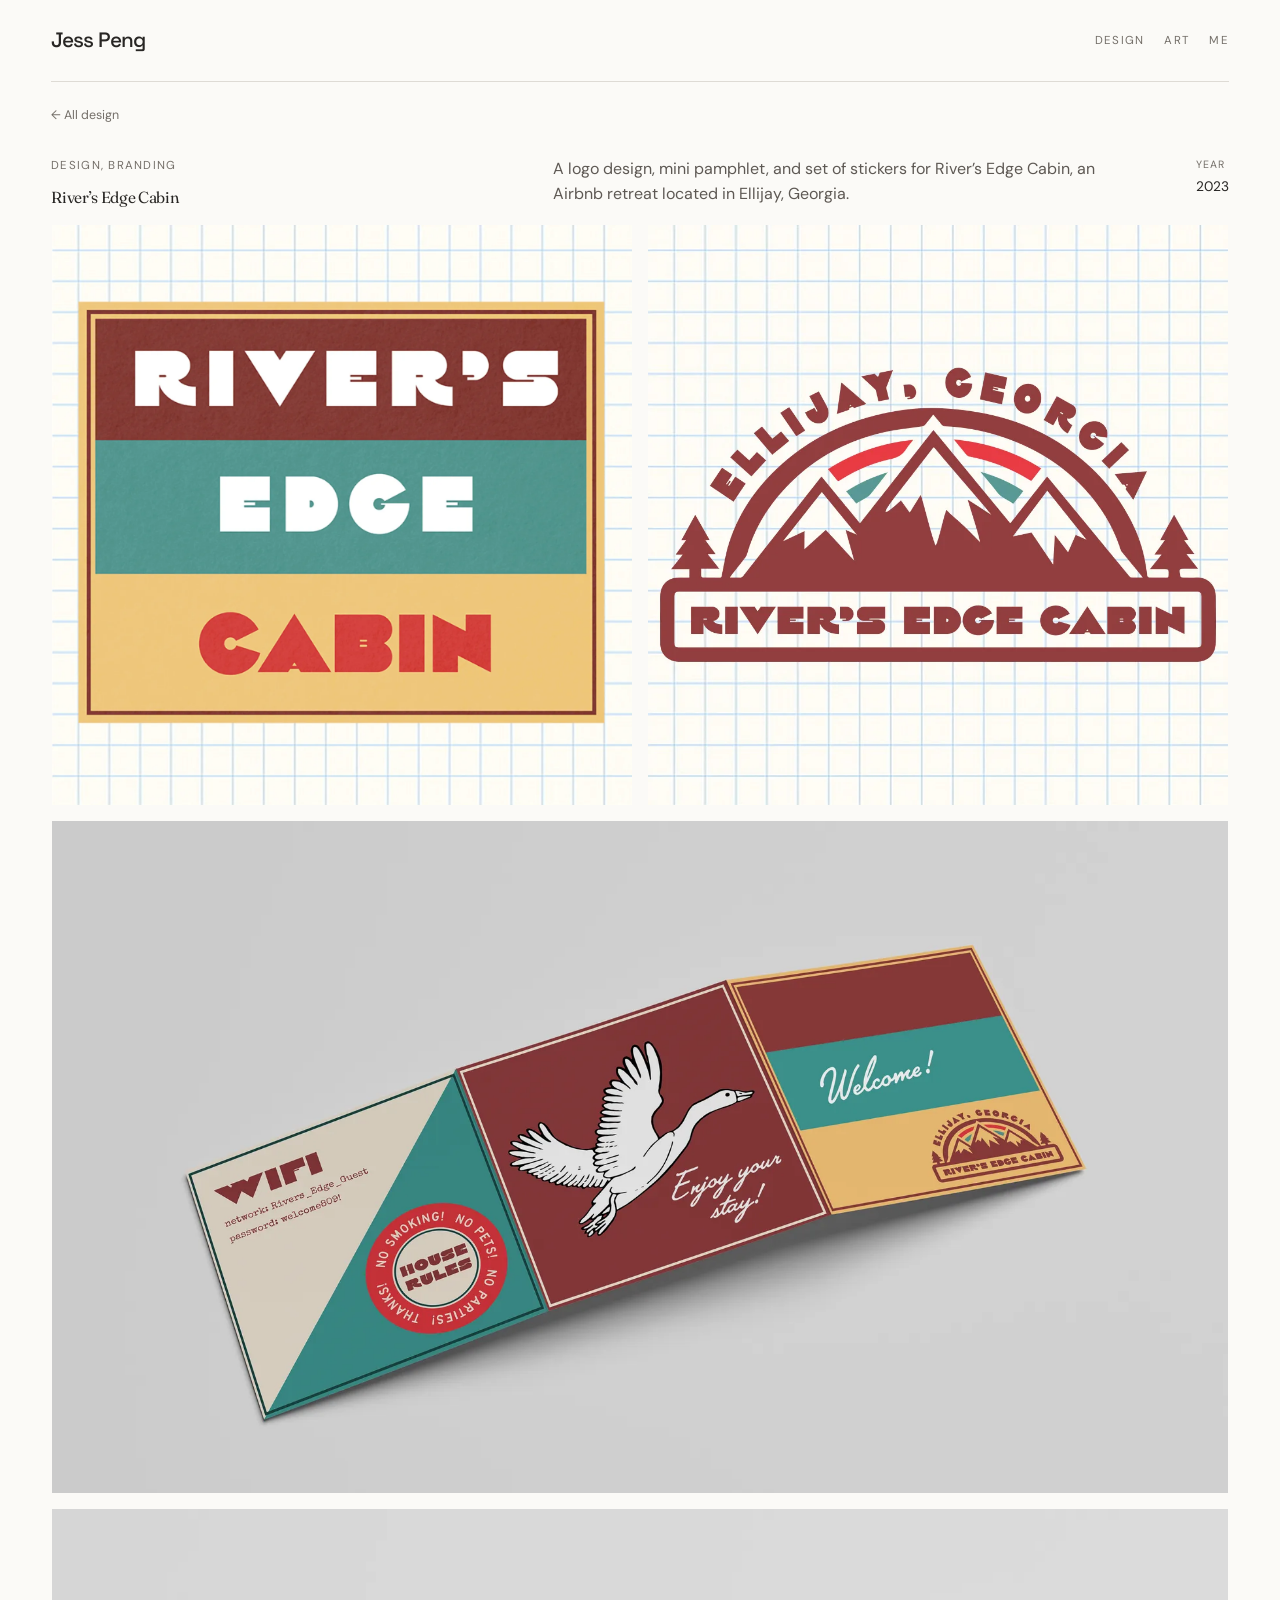
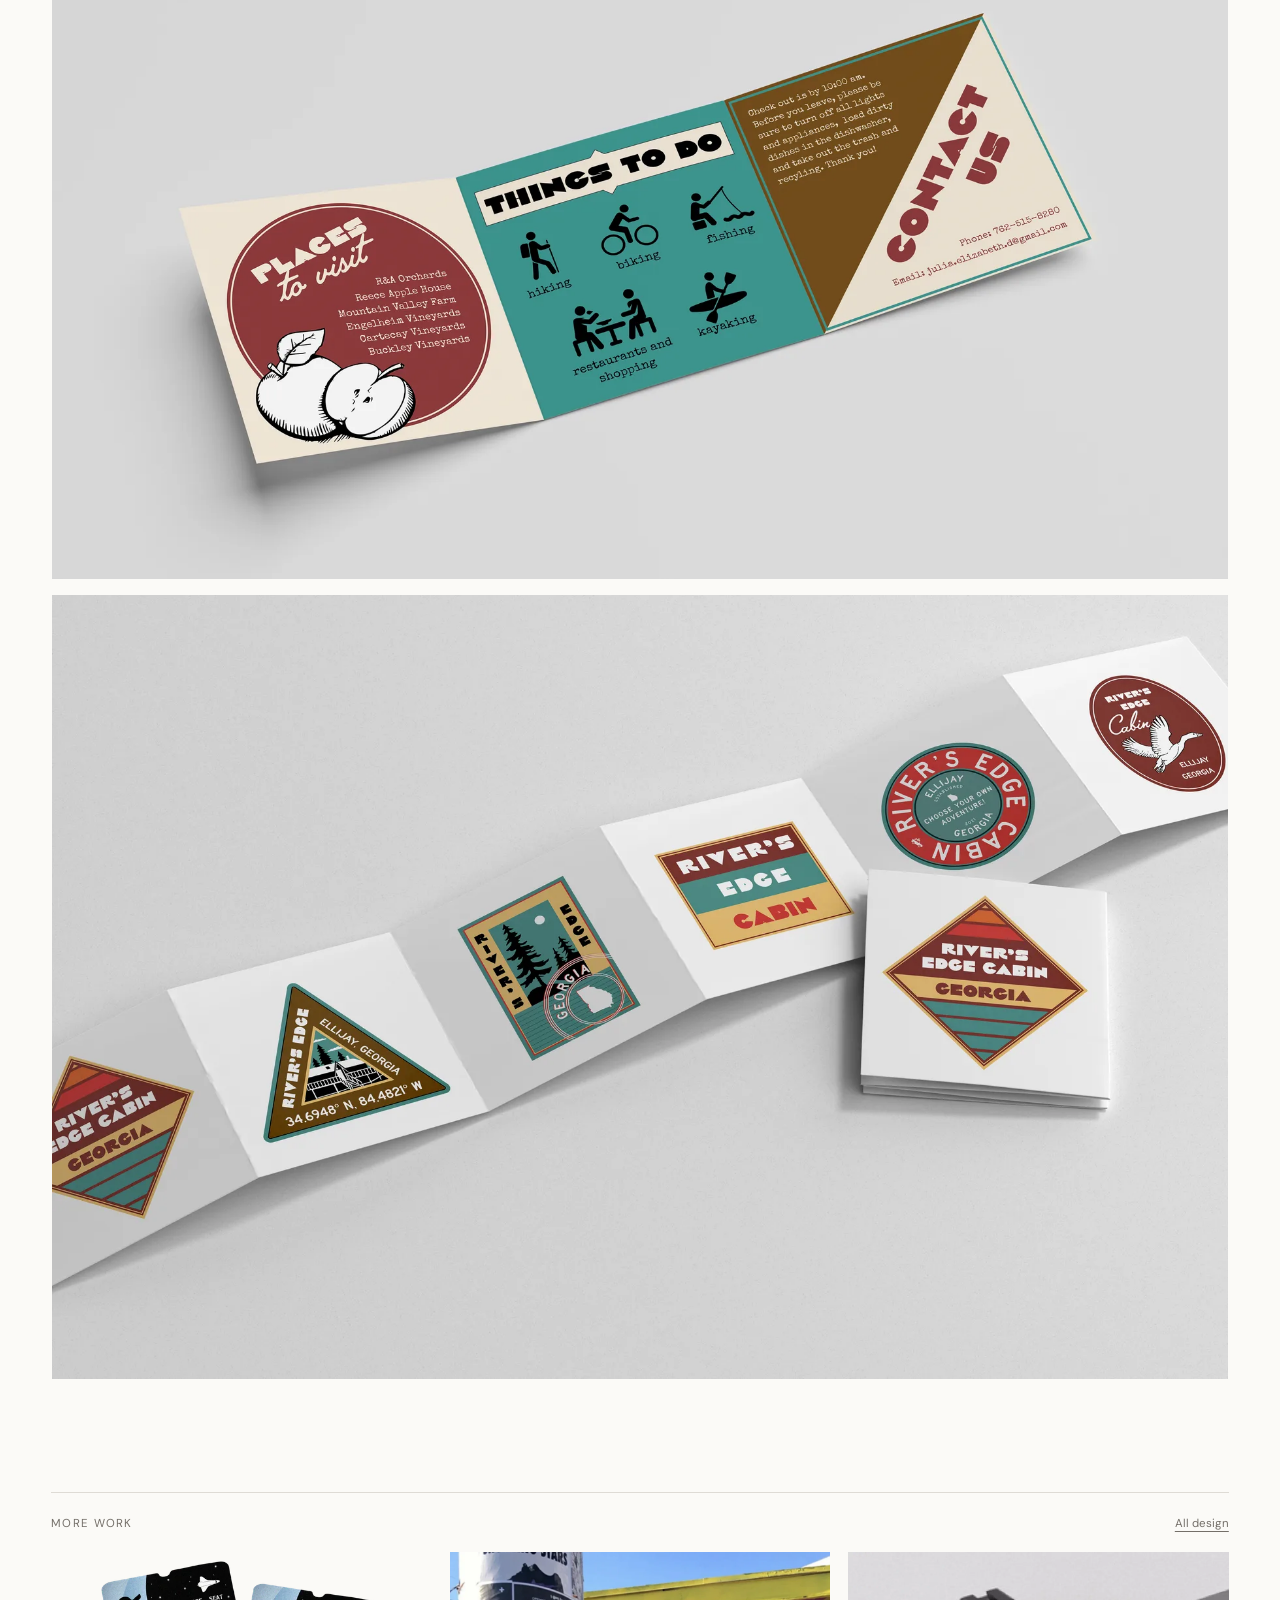
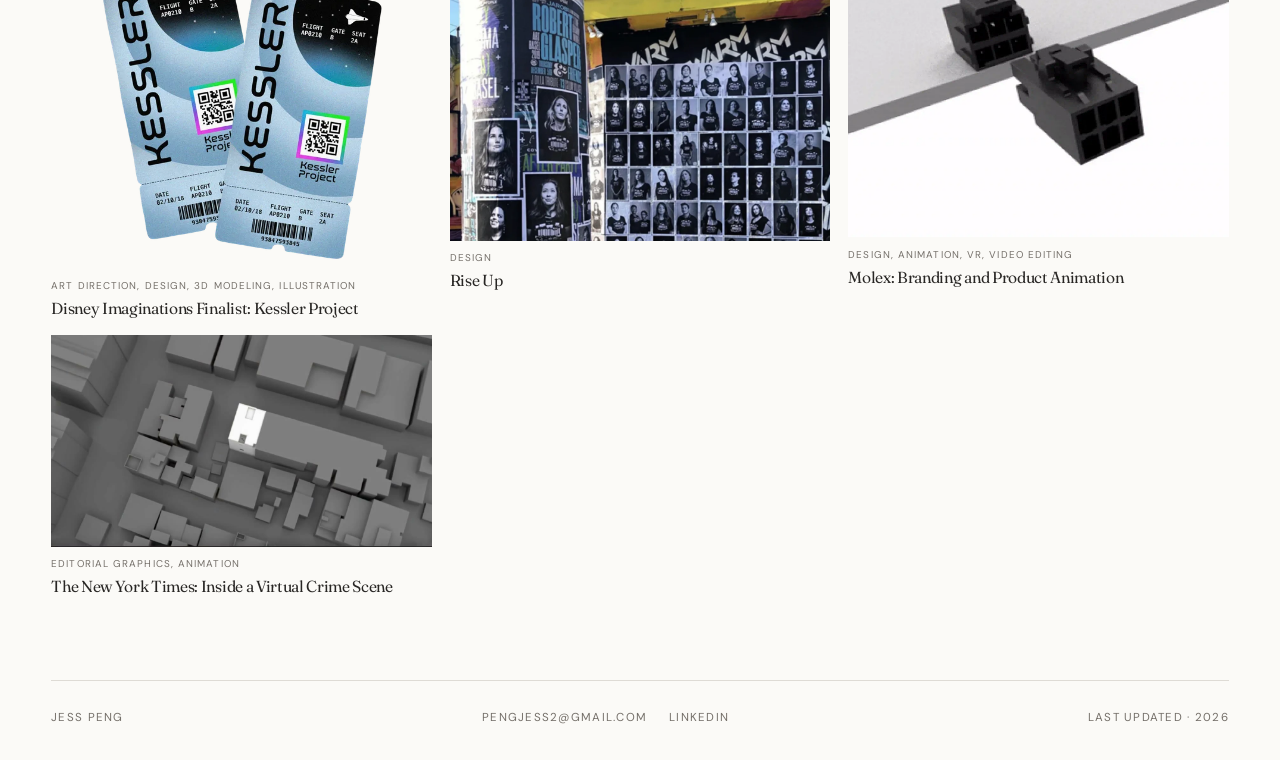
<file: projects/rivers-edge/index.html>
<!doctype html>
<html lang="en">
  <head>
    <meta charset="UTF-8" />
    <meta name="viewport" content="width=device-width, initial-scale=1" />
    <meta name="description" content="Brand identity, pamphlet, and sticker designs for River’s Edge Cabin in Ellijay, Georgia." />
    <meta name="theme-color" content="#fbfaf7" />
    <title>River’s Edge Cabin — Jess Peng</title>
    <link rel="preconnect" href="https://fonts.googleapis.com" />
    <link rel="preconnect" href="https://fonts.gstatic.com" crossorigin />
    <link
      href="https://fonts.googleapis.com/css2?family=DM+Sans:wght@400;500&amp;family=Fraunces:opsz,wght@9..144,300..600&amp;family=Space+Grotesk:wght@400;500&amp;display=swap"
      rel="stylesheet"
    />
    <link rel="stylesheet" href="../../styles.css?v=8" />
    <script src="../../script.js?v=14" defer></script>
  </head>
  <body class="project-page">
    <header class="site-header shell">
      <a class="wordmark" href="../../" aria-label="Jess Peng, home">Jess Peng</a>
      <nav class="site-nav" aria-label="Primary navigation">
        <a href="../../">Design</a>
        <a href="../../art/">Art</a>
        <a href="../../about/">Me</a>
      </nav>
    </header>

    <main class="shell">
      <a class="back-link back-link-compact" href="../../">← All design</a>

      <section class="case-intro case-intro-compact">
        <div>
          <p class="eyebrow">Design, branding</p>
          <h1>River’s Edge Cabin</h1>
        </div>
        <div class="case-details">
          <p class="case-summary">
            A logo design, mini pamphlet, and set of stickers for River’s Edge Cabin, an Airbnb retreat located in Ellijay, Georgia.
          </p>
          <dl class="case-meta">
            <div><dt>Year</dt><dd>2023</dd></div>
          </dl>
        </div>
      </section>

      <section class="case-gallery river-gallery" aria-label="River’s Edge Cabin identity and print design">
        <figure class="case-media case-gallery-item">
          <img
            src="../../assets/rivers-edge/logo-animation.webp"
            alt="Animated River’s Edge Cabin wordmark exploration"
          />
        </figure>
        <figure class="case-media case-gallery-item">
          <img
            src="../../assets/rivers-edge/logo.webp"
            alt="River’s Edge Cabin logo with mountain and tree illustration"
          />
        </figure>
        <figure class="case-media case-gallery-item river-gallery-wide">
          <img
            src="../../assets/rivers-edge/pamphlet-inside.webp"
            alt="Inside panels of the River’s Edge Cabin guest pamphlet"
          />
        </figure>
        <figure class="case-media case-gallery-item river-gallery-wide">
          <img
            src="../../assets/rivers-edge/pamphlet-outside.webp"
            alt="Outside panels of the River’s Edge Cabin guest pamphlet"
          />
        </figure>
        <figure class="case-media case-gallery-item river-gallery-wide">
          <img
            src="../../assets/rivers-edge/stickers.webp"
            alt="River’s Edge Cabin sticker set displayed on a paper roll"
          />
        </figure>
      </section>

      <section class="more-work" aria-labelledby="more-work-title">
        <div class="more-work-header">
          <p class="eyebrow" id="more-work-title">More work</p>
          <a class="more-work-all" href="../../">All design</a>
        </div>
        <div class="project-grid project-grid-compact" data-project-grid data-current-project="rivers-edge" data-base="../../"></div>
      </section>
    </main>

    <footer class="site-footer shell">
      <p>Jess Peng</p>
      <nav aria-label="Contact links">
        <a href="mailto:pengjess2@gmail.com">pengjess2@gmail.com</a>
        <a href="https://www.linkedin.com/in/jess-peng" target="_blank" rel="noopener noreferrer">LinkedIn</a>
      </nav>
      <p class="updated">Last updated · <span id="last-updated">2026</span></p>
    </footer>
  </body>
</html>
</file>
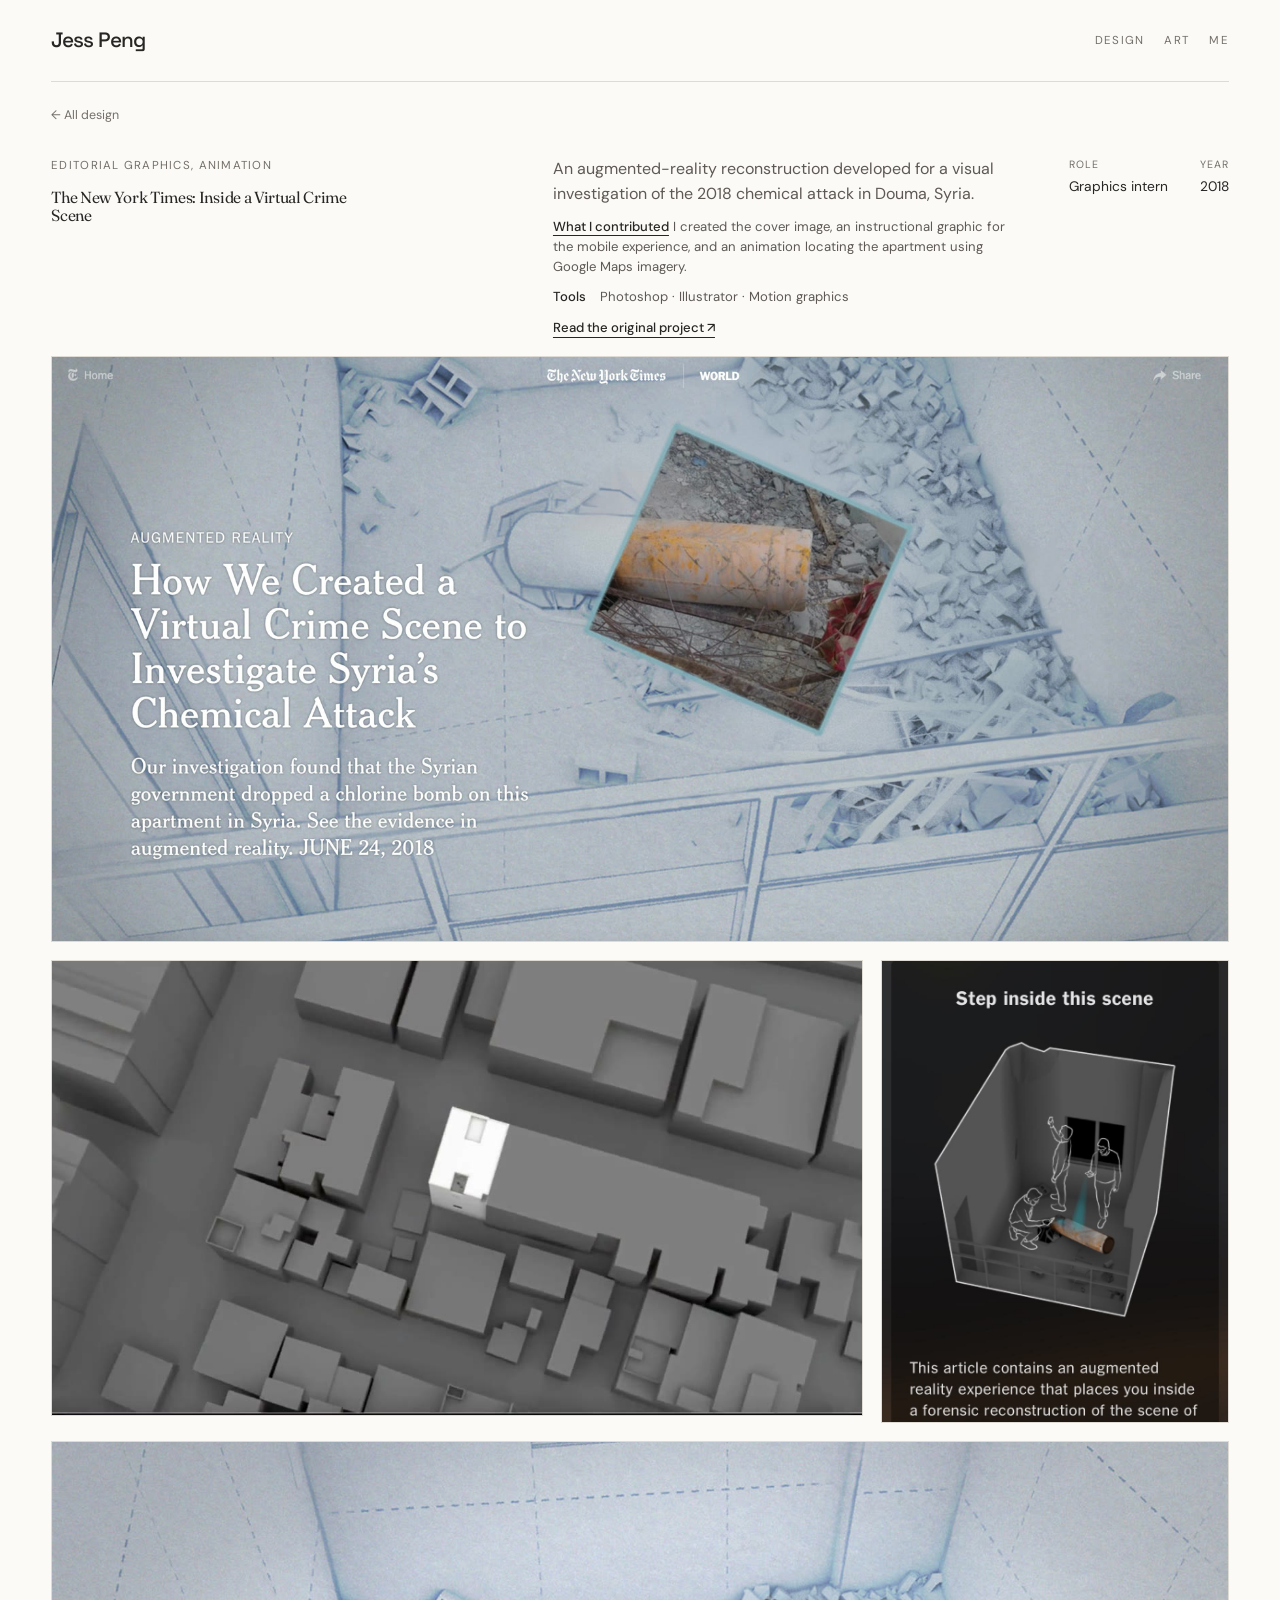
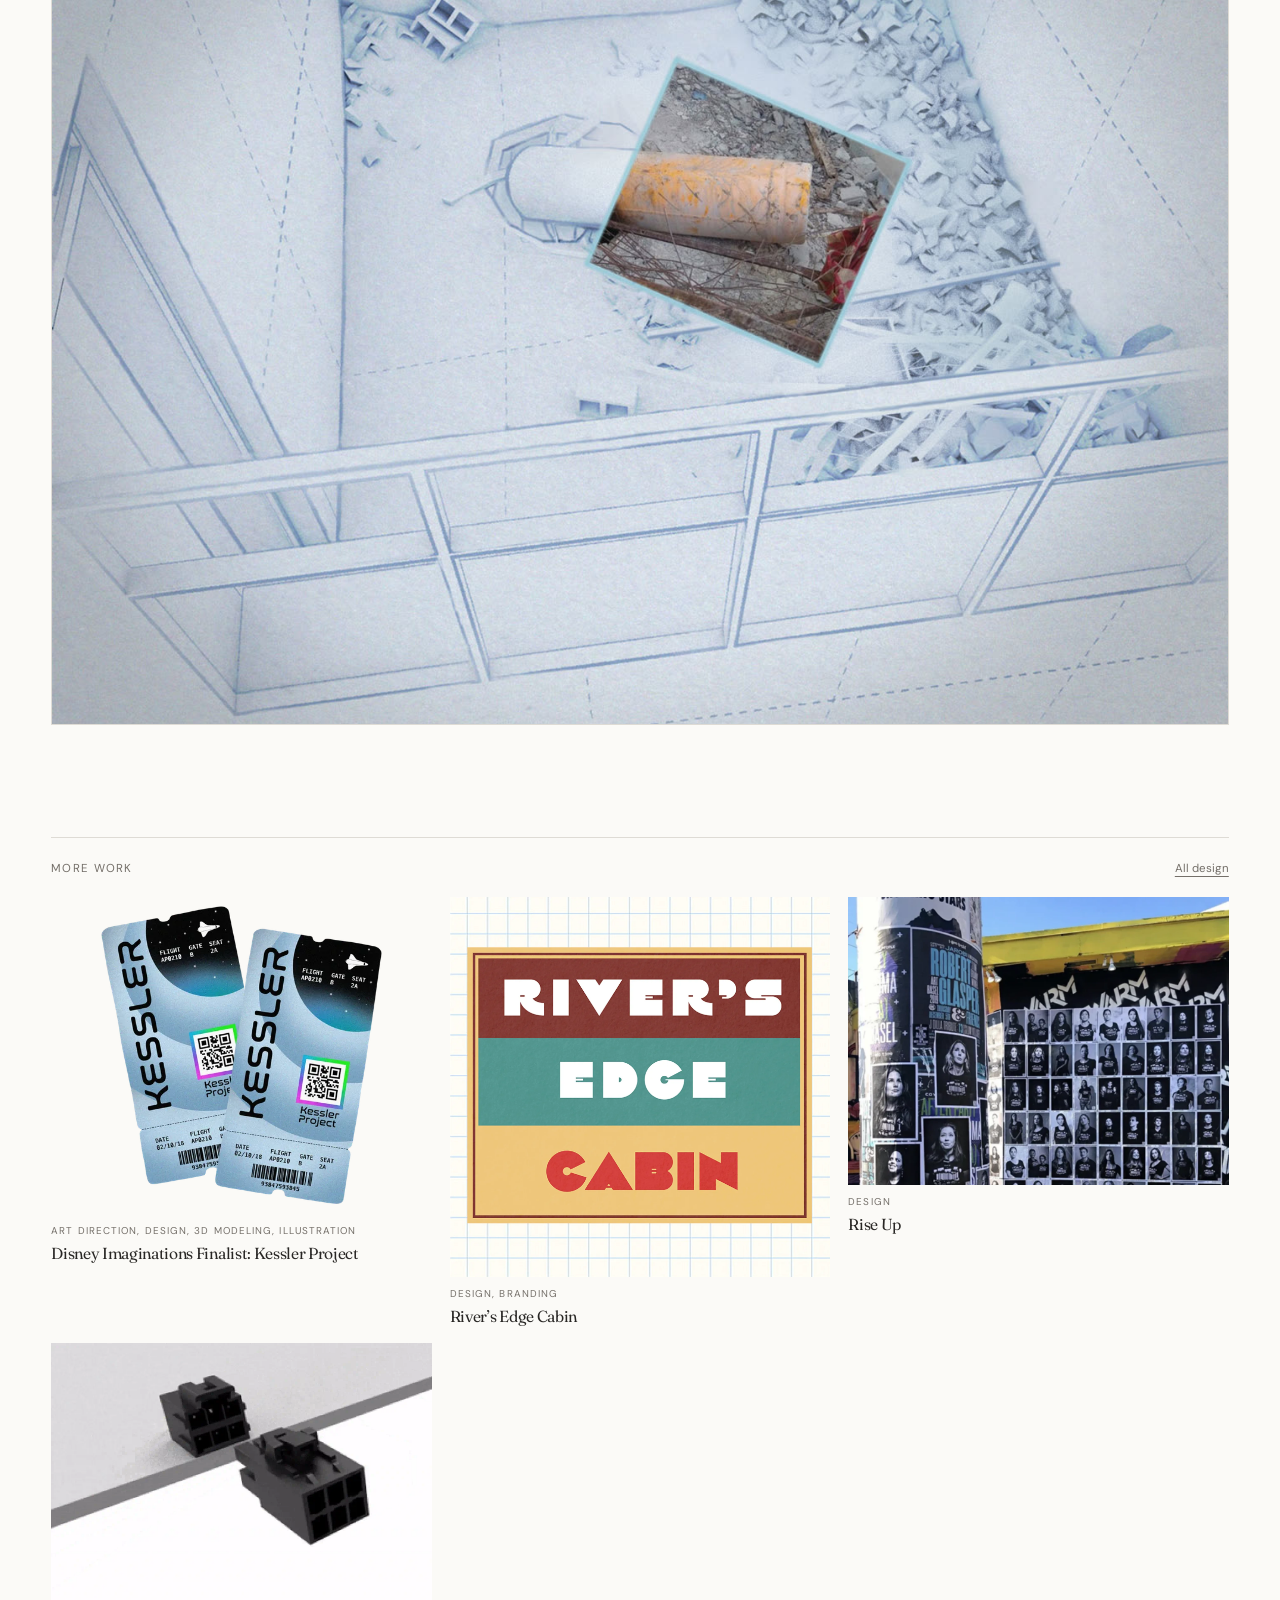
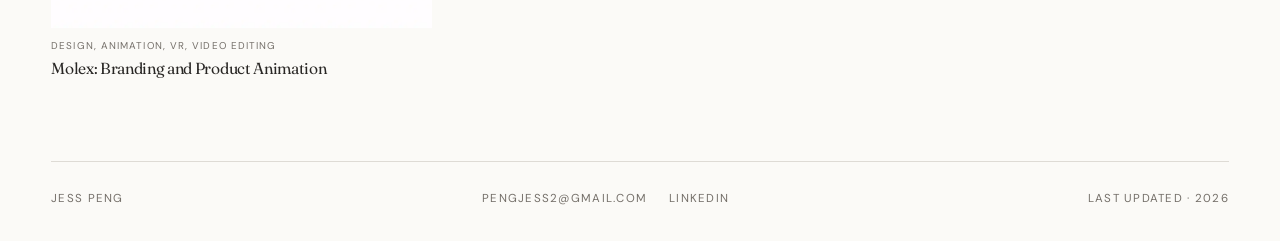
<file: projects/syria/index.html>
<!doctype html>
<html lang="en">
  <head>
    <meta charset="UTF-8" />
    <meta name="viewport" content="width=device-width, initial-scale=1" />
    <meta
      name="description"
      content="A New York Times augmented-reality investigation created during Jess Peng's 2018 graphics internship."
    />
    <meta name="theme-color" content="#fbfaf7" />
    <title>The New York Times: Inside a Virtual Crime Scene — Jess Peng</title>
    <link rel="preconnect" href="https://fonts.googleapis.com" />
    <link rel="preconnect" href="https://fonts.gstatic.com" crossorigin />
    <link
      href="https://fonts.googleapis.com/css2?family=DM+Sans:wght@400;500&amp;family=Fraunces:opsz,wght@9..144,300..600&amp;family=Space+Grotesk:wght@400;500&amp;display=swap"
      rel="stylesheet"
    />
    <link rel="stylesheet" href="../../styles.css?v=8" />
    <script src="../../script.js?v=14" defer></script>
  </head>
  <body class="project-page">
    <header class="site-header shell">
      <a class="wordmark" href="../../" aria-label="Jess Peng, home">Jess Peng</a>
      <nav class="site-nav" aria-label="Primary navigation">
        <a href="../../">Design</a>
        <a href="../../art/">Art</a>
        <a href="../../about/">Me</a>
      </nav>
    </header>

    <main class="shell">
      <a class="back-link back-link-compact" href="../../">← All design</a>

      <section class="case-intro case-intro-compact">
        <div>
          <p class="eyebrow">Editorial graphics, animation</p>
          <h1>The New York Times: Inside a Virtual Crime Scene</h1>
        </div>
        <div class="case-details">
          <div class="case-summary-group">
            <p class="case-summary">
              An augmented-reality reconstruction developed for a visual investigation of the 2018 chemical attack in Douma, Syria.
            </p>
            <p class="case-contribution">
              <span>What I contributed</span> I created the cover image, an instructional graphic for the mobile experience, and an animation locating the apartment using Google Maps imagery.
            </p>
            <p class="case-tools"><span>Tools</span> Photoshop · Illustrator · Motion graphics</p>
            <a
              class="external-link"
              href="https://www.nytimes.com/interactive/2018/06/24/world/middleeast/douma-syria-chemical-attack-augmented-reality-ar-ul.html"
              target="_blank"
              rel="noopener noreferrer"
            >Read the original project ↗</a>
          </div>
          <dl class="case-meta">
            <div><dt>Role</dt><dd>Graphics intern</dd></div>
            <div><dt>Year</dt><dd>2018</dd></div>
          </dl>
        </div>
      </section>

      <figure class="case-hero">
        <img
          src="../../assets/nyt-syria/hero.jpg"
          alt="New York Times project cover showing a virtual reconstruction of an apartment in Douma, Syria"
        />
      </figure>

      <section class="case-media-grid" aria-label="Project imagery">
        <figure class="case-media case-media-animation">
          <video
            class="project-video"
            autoplay
            muted
            loop
            playsinline
            preload="metadata"
            poster="../../assets/nyt-syria/map-poster.jpg"
          >
            <source src="../../assets/nyt-syria/map.mp4" type="video/mp4" />
          </video>
        </figure>
        <figure class="case-media case-media-portrait">
          <img
            src="../../assets/nyt-syria/ar-walkthrough.jpg"
            alt="Augmented-reality walkthrough introducing the reconstructed scene"
            loading="lazy"
          />
        </figure>
        <figure class="case-media case-media-scene-wide">
          <img
            src="../../assets/nyt-syria/scene.jpg"
            alt="Virtual reconstruction of the apartment and chlorine cylinder"
            loading="lazy"
          />
        </figure>
      </section>

      <section class="more-work" aria-labelledby="more-work-title">
        <div class="more-work-header">
          <p class="eyebrow" id="more-work-title">More work</p>
          <a class="more-work-all" href="../../">All design</a>
        </div>
        <div class="project-grid project-grid-compact" data-project-grid data-current-project="syria" data-base="../../"></div>
      </section>
    </main>

    <footer class="site-footer shell">
      <p>Jess Peng</p>
      <nav aria-label="Contact links">
        <a href="mailto:pengjess2@gmail.com">pengjess2@gmail.com</a>
        <a href="https://www.linkedin.com/in/jess-peng" target="_blank" rel="noopener noreferrer">LinkedIn</a>
      </nav>
      <p class="updated">Last updated · <span id="last-updated">2026</span></p>
    </footer>
  </body>
</html>
</file>
<file: styles.css>
:root {
  --paper: #fbfaf7;
  --ink: #282624;
  --muted: #746f69;
  --line: #dedbd5;
  --red: #bd4649;
  --serif: "Fraunces", Georgia, serif;
  --sans: "DM Sans", Arial, sans-serif;
}

* { box-sizing: border-box; }

html { background: var(--paper); }

body {
  margin: 0;
  color: var(--ink);
  background: var(--paper);
  font-family: var(--sans);
  font-size: 16px;
  line-height: 1.5;
  -webkit-font-smoothing: antialiased;
}

a { color: inherit; }

.shell {
  width: min(100% - 48px, 1320px);
  margin-inline: auto;
}

.project-page .shell {
  width: min(100% - clamp(48px, 8vw, 112px), 1240px);
}

.site-header {
  min-height: 82px;
  display: flex;
  align-items: center;
  justify-content: space-between;
  border-bottom: 1px solid var(--line);
}

.wordmark {
  display: inline-block;
  font-family: "Space Grotesk", var(--sans);
  font-size: 1.3rem;
  font-weight: 500;
  letter-spacing: -.045em;
  line-height: 1;
  text-decoration: none;
  transition: letter-spacing 280ms ease, transform 280ms ease;
}

.wordmark:hover,
.wordmark:focus-visible {
  letter-spacing: -.015em;
  transform: translateX(2px);
}

.section-label,
.eyebrow,
.project-type,
.site-footer {
  color: var(--muted);
  font-size: .72rem;
  letter-spacing: .11em;
  text-transform: uppercase;
}

.site-nav {
  display: flex;
  align-items: center;
  gap: 20px;
}

.site-nav a {
  color: var(--muted);
  font-size: .72rem;
  letter-spacing: .11em;
  text-decoration: none;
  text-transform: uppercase;
  transition: color 180ms ease;
}

.site-nav a:hover,
.site-nav a:focus-visible,
.site-nav a[aria-current="page"] { color: var(--ink); }

.page-intro {
  padding: 48px 0 20px;
}

.eyebrow { margin: 0; }

.project-grid {
  display: grid;
  grid-template-columns: repeat(auto-fit, minmax(min(100%, 320px), 1fr));
  gap: 26px;
  align-items: start;
}

.project-card {
  display: block;
  min-width: 0;
  text-decoration: none;
}

.project-card:focus-visible {
  outline: 2px solid var(--red);
  outline-offset: 6px;
}

.project-visual {
  overflow: hidden;
}

.project-visual svg,
.project-video,
.project-image {
  display: block;
  width: 100%;
  height: 100%;
}

.project-video,
.project-image { height: auto; object-fit: cover; }

.project-copy { padding-top: 14px; }

.project-type { margin: 0 0 6px; }

.project-copy h2 {
  margin: 0;
  font-family: var(--serif);
  font-size: clamp(1.25rem, 1.5vw, 1.5rem);
  font-weight: 400;
  font-variation-settings: "opsz" 44, "wght" 380;
  line-height: 1.1;
  letter-spacing: -.02em;
  transition: font-variation-settings 400ms cubic-bezier(.2, .8, .2, 1), letter-spacing 400ms ease;
}

.project-card-link:hover .project-copy h2,
.project-card-link:focus-visible .project-copy h2 {
  font-variation-settings: "opsz" 100, "wght" 500;
  letter-spacing: -.01em;
}

.nyt-card .project-image {
  filter: saturate(.82);
  transition: filter 300ms ease, transform 500ms cubic-bezier(.2, .8, .2, 1);
}

.nyt-card:hover .project-image {
  filter: saturate(1);
  transform: scale(1.018);
}

.kessler-card .project-image {
  object-fit: contain;
  filter: saturate(.9);
  transition: filter 300ms ease, transform 500ms cubic-bezier(.2, .8, .2, 1);
}

.kessler-card:hover .project-image {
  filter: saturate(1);
  transform: scale(1.018);
}

.rivers-edge-card .project-image,
.tmac-card .project-image { transition: transform 500ms cubic-bezier(.2, .8, .2, 1); }

.rivers-edge-card:hover .project-image { transform: scale(1.012); }

.back-link {
  display: inline-block;
  margin: 34px 0 52px;
  color: var(--muted);
  font-size: .78rem;
  text-decoration: none;
}

.back-link:hover { color: var(--red); }

.back-link-compact { margin: 24px 0 32px; }

.case-intro {
  display: grid;
  grid-template-columns: minmax(0, 2fr) minmax(220px, 1fr);
  gap: clamp(28px, 6vw, 84px);
  align-items: start;
  max-width: 1120px;
  margin-bottom: 28px;
}

.case-intro-simple {
  grid-template-columns: 1fr;
  max-width: 920px;
}

.case-intro-compact {
  grid-template-columns: minmax(240px, .8fr) minmax(0, 1.2fr);
  gap: clamp(28px, 4vw, 64px);
  max-width: none;
  margin-bottom: 18px;
}

.case-intro-compact .case-details {
  display: grid;
  grid-template-columns: minmax(0, 1fr) auto;
  gap: clamp(24px, 4vw, 64px);
  align-items: start;
}

.case-intro-compact .case-meta { margin-top: 0; }

.case-intro .eyebrow { margin-bottom: 14px; }

.case-intro h1 {
  max-width: 30ch;
  margin: 0;
  font-family: var(--serif);
  font-size: 1rem;
  font-weight: 400;
  font-variation-settings: "opsz" 48, "wght" 380;
  letter-spacing: -.02em;
  line-height: 1.15;
  transition: font-variation-settings 500ms cubic-bezier(.2, .8, .2, 1), letter-spacing 500ms ease;
}

.case-intro:hover h1 {
  font-variation-settings: "opsz" 100, "wght" 480;
  letter-spacing: -.01em;
}

.case-summary {
  margin: 0;
  color: #5e5954;
  font-size: 1rem;
  line-height: 1.55;
}

.case-summary-group {
  display: grid;
  gap: 11px;
}

.case-summary-group p { margin: 0; }

.case-meta {
  display: flex;
  gap: 32px;
  margin: 20px 0 0;
}

.case-meta div { display: grid; gap: 3px; }

.case-meta dt {
  color: var(--muted);
  font-size: .66rem;
  letter-spacing: .1em;
  text-transform: uppercase;
}

.case-meta dd { margin: 0; font-size: .86rem; }

.case-hero {
  margin: 0;
  overflow: hidden;
  border: 1px solid var(--line);
  border-radius: 0;
}

.case-hero img,
.case-media img,
.case-media video {
  display: block;
  width: 100%;
  height: 100%;
  object-fit: cover;
}

.case-contribution,
.case-tools {
  color: #5e5954;
  font-size: .82rem;
  line-height: 1.5;
}

.case-contribution span {
  color: var(--ink);
  font-weight: 500;
  text-decoration: underline;
  text-underline-offset: 4px;
}

.case-tools span {
  margin-right: 10px;
  color: var(--ink);
  font-size: inherit;
  font-weight: 500;
}

.external-link {
  font-size: .82rem;
  font-weight: 500;
  text-underline-offset: 5px;
}

.case-media-grid {
  display: grid;
  grid-template-columns: 1.4fr .6fr;
  gap: 18px;
}

.case-hero + .case-media-grid { margin-top: 18px; }
.case-hero + .case-gallery { margin-top: 18px; }

.case-gallery {
  display: grid;
  grid-template-columns: repeat(12, minmax(0, 1fr));
  gap: 14px;
}

.case-media {
  min-height: 280px;
  margin: 0;
  overflow: hidden;
  border: 1px solid var(--line);
  border-radius: 0;
  background: #ececeb;
}

.case-media-wide { grid-column: 1 / -1; aspect-ratio: 16 / 7; }
.case-media-animation { aspect-ratio: 16 / 9; }
.case-media-scene { aspect-ratio: 4 / 3; }
.case-media-scene-wide { grid-column: 1 / -1; aspect-ratio: 4 / 3; }
.case-media-portrait { aspect-ratio: 3 / 4; }
.case-gallery-item { grid-column: span 6; min-height: 0; aspect-ratio: 4 / 3; }
.case-gallery-ticket,
.case-gallery-stars { grid-column: span 6; aspect-ratio: 4 / 3; }
.case-gallery-wide { grid-column: 1 / -1; aspect-ratio: 16 / 9; }
.case-gallery-ticket,
.case-gallery-stars { border-color: transparent; background: transparent; }
.case-gallery-ticket img,
.case-gallery-stars img { object-fit: contain; padding: clamp(12px, 2vw, 28px); }

.river-gallery .case-media {
  min-height: 0;
  aspect-ratio: auto;
  border-color: transparent;
  background: transparent;
}

.river-gallery .case-media img {
  height: auto;
  object-fit: contain;
}

.river-gallery .river-gallery-wide { grid-column: 1 / -1; }

.rise-up-gallery .case-media {
  min-height: 0;
  aspect-ratio: auto;
}

.rise-up-gallery .case-media img {
  height: auto;
  object-fit: contain;
}

.rise-up-gallery .rise-up-art { grid-column: span 5; }
.rise-up-gallery .rise-up-street { grid-column: span 7; }
.rise-up-gallery .rise-up-half {
  grid-column: span 6;
  aspect-ratio: 16 / 9;
}

.rise-up-gallery .rise-up-half img {
  height: 100%;
  object-fit: cover;
}
.rise-up-gallery .rise-up-wide { grid-column: 1 / -1; }

.molex-gallery .case-media {
  min-height: 0;
  align-self: start;
  aspect-ratio: auto;
  background: transparent;
}

.molex-gallery .case-media img,
.molex-gallery .case-media video {
  height: auto;
  object-fit: contain;
}

.molex-gallery .molex-wide { grid-column: 1 / -1; }
.molex-gallery .molex-card { grid-column: span 5; }
.molex-gallery .molex-datasheet { grid-column: span 7; }

.more-work {
  margin-top: clamp(68px, 9vw, 112px);
  padding-top: 22px;
  border-top: 1px solid var(--line);
}

.more-work-header {
  display: flex;
  align-items: baseline;
  justify-content: space-between;
  gap: 24px;
  margin-bottom: 20px;
}

.more-work-all {
  color: var(--muted);
  font-size: .72rem;
  text-underline-offset: 4px;
}

.project-grid-compact {
  grid-template-columns: repeat(3, minmax(0, 1fr));
  gap: 18px;
}

.project-grid-compact .project-copy { padding-top: 10px; }
.project-grid-compact .project-type { margin-bottom: 5px; font-size: .62rem; }

.project-grid-compact .project-copy h2 {
  font-size: clamp(1rem, 1.25vw, 1.2rem);
  line-height: 1.15;
}

.about-main {
  min-height: calc(100svh - 180px);
  padding-block: clamp(56px, 8vw, 112px);
}

.about-hero {
  width: 100%;
  display: grid;
  grid-template-columns: minmax(0, 1.15fr) minmax(420px, .85fr);
  align-items: start;
  gap: clamp(48px, 6vw, 96px);
}

.about-copy h1 {
  max-width: 14ch;
  margin: 0;
  font-family: var(--serif);
  font-size: clamp(3.2rem, 5.6vw, 5.8rem);
  font-weight: 400;
  letter-spacing: -.045em;
  line-height: 1;
}

.about-bio {
  max-width: 58ch;
  margin-top: clamp(34px, 4vw, 52px);
  color: #4f4a46;
  font-size: clamp(.98rem, 1.15vw, 1.08rem);
  line-height: 1.65;
}

.about-bio p { margin: 0; }
.about-bio p + p { margin-top: 18px; }

.about-skills {
  padding-top: 8px;
}

.about-portrait {
  margin: 0 0 clamp(30px, 4vw, 48px);
  overflow: hidden;
}

.about-portrait img {
  display: block;
  width: 100%;
  height: auto;
}

.about-skills > .eyebrow {
  margin: 0 0 24px;
  padding-top: 14px;
  border-top: 1px solid var(--line);
}

.about-skills-grid {
  display: grid;
  grid-template-columns: repeat(2, minmax(0, 1fr));
  gap: clamp(24px, 3vw, 44px);
}

.about-skill-group h2 {
  margin: 0 0 12px;
  font-family: var(--sans);
  font-size: .72rem;
  font-weight: 500;
  letter-spacing: .11em;
  text-transform: uppercase;
}

.about-skill-group ul {
  margin: 0;
  padding: 0;
  list-style: none;
  color: #4f4a46;
  font-size: .95rem;
  line-height: 1.55;
}

.site-footer {
  display: grid;
  grid-template-columns: auto 1fr auto;
  align-items: center;
  gap: 24px;
  margin-top: 84px;
  padding: 28px 0 34px;
  border-top: 1px solid var(--line);
}

.site-footer p { margin: 0; }
.site-footer nav { display: flex; gap: 22px; justify-self: center; }
.site-footer a { text-decoration: none; }
.site-footer a:hover { color: var(--red); }
.updated { justify-self: end; white-space: nowrap; }

.art-main {
  padding-bottom: clamp(36px, 5vw, 72px);
}

.art-grid {
  column-count: 3;
  column-gap: 18px;
}

.art-item {
  display: block;
  width: 100%;
  margin: 0 0 18px;
  padding: 0;
  border: 0;
  background: transparent;
  break-inside: avoid;
  cursor: zoom-in;
  overflow: hidden;
}

.art-item img {
  display: block;
  width: 100%;
  height: auto;
  transition: transform 260ms ease, filter 260ms ease;
}

.art-item:hover img {
  transform: scale(1.008);
  filter: brightness(.97);
}

.art-item:focus-visible {
  outline: 2px solid var(--red);
  outline-offset: 3px;
}

.lightbox-open { overflow: hidden; }

.art-lightbox {
  width: 100vw;
  height: 100dvh;
  max-width: none;
  max-height: none;
  margin: 0;
  padding: 48px;
  border: 0;
  background: rgba(22, 21, 20, .95);
  color: #fff;
  overflow: hidden;
}

.art-lightbox[open] {
  display: grid;
  place-items: center;
}

.art-lightbox::backdrop { background: rgba(22, 21, 20, .82); }

.art-lightbox-stage {
  display: grid;
  width: 100%;
  height: 100%;
  place-items: center;
}

.art-lightbox-image {
  display: block;
  max-width: 100%;
  max-height: calc(100dvh - 96px);
  object-fit: contain;
}

.art-lightbox-close {
  position: fixed;
  z-index: 2;
  top: 16px;
  right: 18px;
  padding: 8px 11px;
  border: 1px solid rgba(255, 255, 255, .55);
  border-radius: 999px;
  background: rgba(22, 21, 20, .5);
  color: #fff;
  font: 500 .72rem/1 var(--sans);
  letter-spacing: .04em;
  cursor: pointer;
}

.art-lightbox-close:hover { background: rgba(255, 255, 255, .14); }

.art-lightbox-close:focus-visible {
  outline: 2px solid #fff;
  outline-offset: 3px;
}

@media (min-width: 1100px) {
  .project-grid { grid-template-columns: repeat(3, minmax(0, 1fr)); }
}

@media (max-width: 1099px) and (min-width: 700px) {
  .project-grid { grid-template-columns: repeat(2, minmax(0, 1fr)); }
}

@media (max-width: 900px) {
  .about-hero { grid-template-columns: 1fr; }
  .about-copy h1 { max-width: 15ch; }
  .about-skills { max-width: 560px; }
  .art-grid { column-count: 2; }
}

@media (max-width: 699px) {
  .shell { width: min(100% - 28px, 1320px); }
  .project-page .shell { width: min(100% - 28px, 1240px); }
  .site-header { min-height: 66px; }
  .site-nav { gap: 14px; }
  .page-intro { padding-top: 34px; }
  .project-grid { grid-template-columns: 1fr; gap: 34px; }
  .project-grid-compact { gap: 30px; }
  .project-copy { padding-top: 16px; }
  .site-footer {
    grid-template-columns: 1fr;
    margin-top: 56px;
    row-gap: 14px;
  }
  .site-footer nav { justify-self: start; flex-wrap: wrap; gap: 12px 18px; }
  .updated { grid-column: 1; justify-self: start; }

  .back-link { margin: 26px 0 38px; }
  .case-intro { grid-template-columns: 1fr; gap: 24px; margin-bottom: 24px; }
  .case-intro-compact .case-details { grid-template-columns: 1fr; gap: 16px; }
  .case-media-grid { grid-template-columns: 1fr; }
  .case-gallery { grid-template-columns: 1fr; }
  .case-gallery-item,
  .case-gallery-ticket,
  .case-gallery-stars,
  .case-gallery-wide { grid-column: 1; }
  .rise-up-gallery .rise-up-art,
  .rise-up-gallery .rise-up-street,
  .rise-up-gallery .rise-up-half,
  .rise-up-gallery .rise-up-wide { grid-column: 1; }
  .molex-gallery .molex-wide,
  .molex-gallery .molex-card,
  .molex-gallery .molex-datasheet { grid-column: 1; }
  .case-gallery-ticket,
  .case-gallery-stars { aspect-ratio: 4 / 3; }
  .case-gallery-wide { aspect-ratio: 16 / 9; }
  .case-media-wide { grid-column: auto; aspect-ratio: 16 / 9; }
  .case-media-animation { aspect-ratio: 16 / 9; }
  .case-media-scene { aspect-ratio: 4 / 3; }
  .case-media-scene-wide { grid-column: auto; aspect-ratio: 4 / 3; }
  .case-media-portrait { aspect-ratio: 3 / 4; }

  .about-main { padding-block: 48px 72px; }
  .about-copy h1 {
    max-width: none;
    font-size: clamp(2.75rem, 12vw, 4.4rem);
    line-height: 1;
  }
  .about-bio { margin-top: 28px; }
  .about-skills { padding-top: 4px; }
  .about-skills-grid { gap: 24px; }
  .about-skill-group ul { font-size: .9rem; }
  .art-grid { column-count: 1; }
  .art-item { margin-bottom: 14px; }
  .art-lightbox { padding: 42px 14px 14px; }
  .art-lightbox-image { max-height: calc(100dvh - 56px); }
}

@media (prefers-reduced-motion: reduce) {
  *, *::before, *::after {
    scroll-behavior: auto !important;
    transition-duration: .01ms !important;
    animation-duration: .01ms !important;
    animation-iteration-count: 1 !important;
  }

}
</file>
